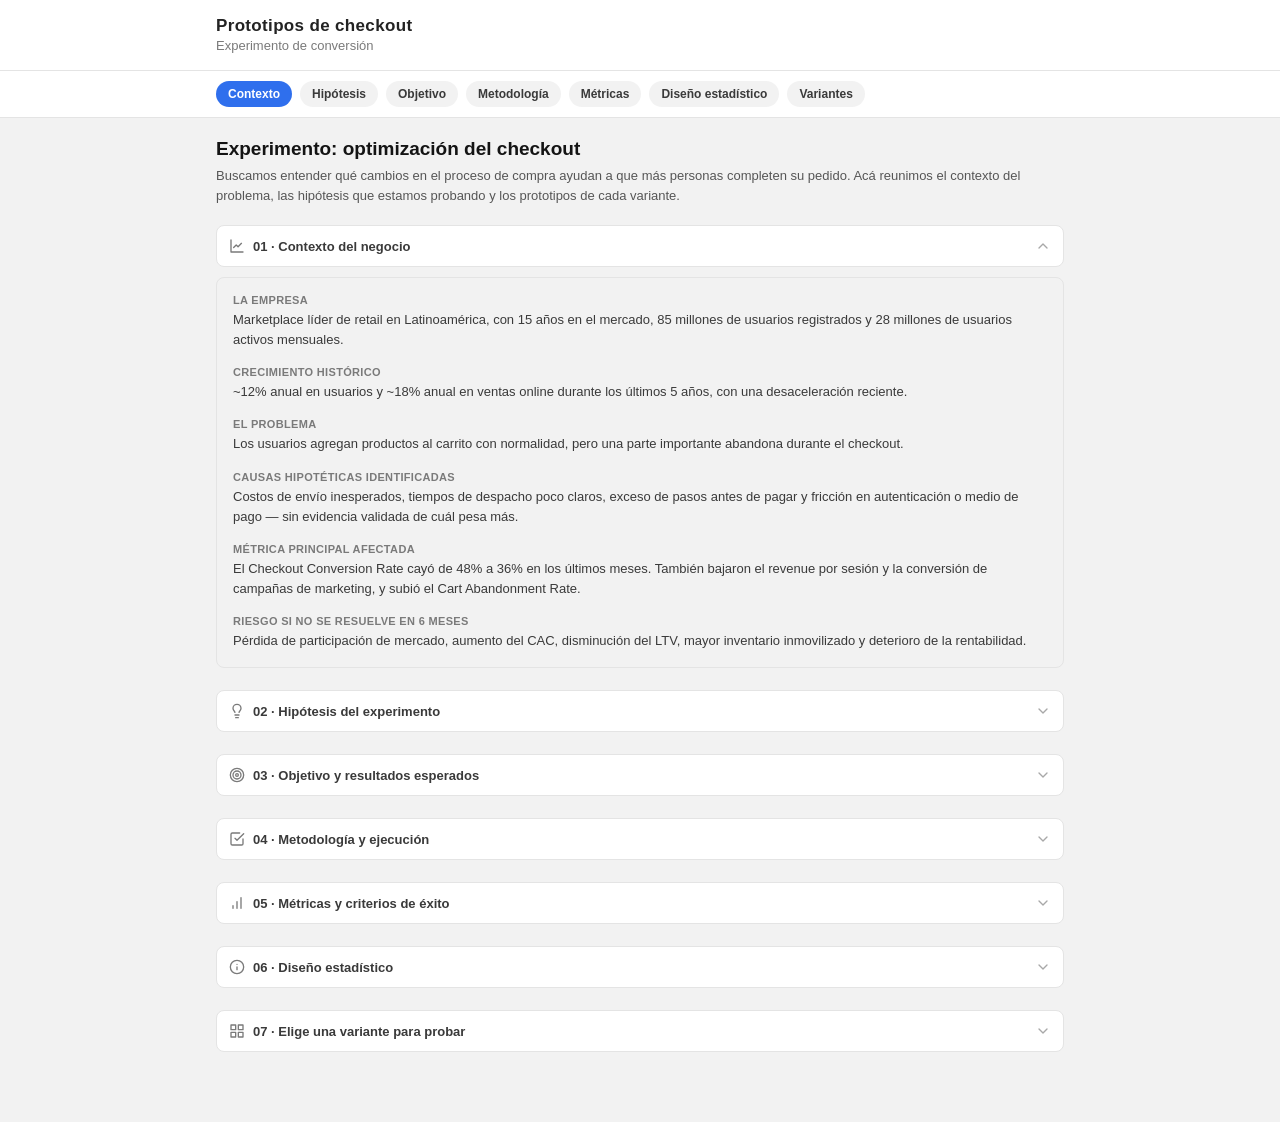
<file: index.html>
<!DOCTYPE html>
<html lang="es">
<head>
<meta charset="UTF-8">
<meta name="viewport" content="width=device-width, initial-scale=1.0">
<title>Prototipos de checkout — Experimento</title>
<link rel="stylesheet" href="styles.css">
</head>
<body>

<div class="sticky-header">
  <header class="topbar">
    <div class="topbar-inner">
      <span class="logo">Prototipos de checkout</span>
      <span class="hub-subtitle">Experimento de conversión</span>
    </div>
  </header>

  <nav class="section-nav" aria-label="Secciones de la página">
    <div class="section-nav-inner">
      <a href="#contexto" class="section-nav-link">Contexto</a>
      <a href="#hipotesis" class="section-nav-link">Hipótesis</a>
      <a href="#objetivo" class="section-nav-link">Objetivo</a>
      <a href="#metodologia" class="section-nav-link">Metodología</a>
      <a href="#metricas" class="section-nav-link">Métricas</a>
      <a href="#estadistica" class="section-nav-link">Diseño estadístico</a>
      <a href="#variantes" class="section-nav-link">Variantes</a>
    </div>
  </nav>
</div>

<main class="page">

  <h1 class="page-title">Experimento: optimización del checkout</h1>
  <p class="page-intro">Buscamos entender qué cambios en el proceso de compra ayudan a que más personas completen su pedido. Acá reunimos el contexto del problema, las hipótesis que estamos probando y los prototipos de cada variante.</p>

  <!-- 2. CONTEXTO DEL CASO -->
  <section class="page-section" id="contexto">
    <!-- Única sección abierta al cargar: da una entrada al contenido en
         vez de mostrar solo una lista de títulos cerrados. -->
    <button class="accordion-toggle" id="btnToggleContext" aria-controls="panel-context" aria-expanded="true">
      <svg class="icon" viewBox="0 0 24 24" fill="none" stroke="currentColor" stroke-width="2" stroke-linecap="round" stroke-linejoin="round"><path d="M3 3v18h18"></path><path d="M18.7 8l-5.1 5.2-2.8-2.7L7 14.3"></path></svg>
      <span class="accordion-toggle-label">01 · Contexto del negocio</span>
      <svg class="icon accordion-chevron" viewBox="0 0 24 24" fill="none" stroke="currentColor" stroke-width="2" stroke-linecap="round" stroke-linejoin="round"><polyline points="6 9 12 15 18 9"></polyline></svg>
    </button>

    <div class="accordion-panel" id="panel-context">
      <div class="info-block-item">
        <h3 class="info-label">La empresa</h3>
        <p>Marketplace líder de retail en Latinoamérica, con 15 años en el mercado, 85 millones de usuarios registrados y 28 millones de usuarios activos mensuales.</p>
      </div>
      <div class="info-block-item">
        <h3 class="info-label">Crecimiento histórico</h3>
        <p>~12% anual en usuarios y ~18% anual en ventas online durante los últimos 5 años, con una desaceleración reciente.</p>
      </div>
      <div class="info-block-item">
        <h3 class="info-label">El problema</h3>
        <p>Los usuarios agregan productos al carrito con normalidad, pero una parte importante abandona durante el checkout.</p>
      </div>
      <div class="info-block-item">
        <h3 class="info-label">Causas hipotéticas identificadas</h3>
        <p>Costos de envío inesperados, tiempos de despacho poco claros, exceso de pasos antes de pagar y fricción en autenticación o medio de pago — sin evidencia validada de cuál pesa más.</p>
      </div>
      <div class="info-block-item">
        <h3 class="info-label">Métrica principal afectada</h3>
        <p>El Checkout Conversion Rate cayó de 48% a 36% en los últimos meses. También bajaron el revenue por sesión y la conversión de campañas de marketing, y subió el Cart Abandonment Rate.</p>
      </div>
      <div class="info-block-item">
        <h3 class="info-label">Riesgo si no se resuelve en 6 meses</h3>
        <p>Pérdida de participación de mercado, aumento del CAC, disminución del LTV, mayor inventario inmovilizado y deterioro de la rentabilidad.</p>
      </div>
    </div>
  </section>

  <!-- 3. HIPÓTESIS DEL EXPERIMENTO -->
  <section class="page-section" id="hipotesis">
    <button class="accordion-toggle" id="btnToggleHypothesis" aria-controls="panel-hypothesis" aria-expanded="false">
      <svg class="icon" viewBox="0 0 24 24" fill="none" stroke="currentColor" stroke-width="2" stroke-linecap="round" stroke-linejoin="round"><path d="M9 18h6"></path><path d="M10 22h4"></path><path d="M15.09 14c.18-.98.65-1.74 1.41-2.5A4.65 4.65 0 0 0 18 8 6 6 0 0 0 6 8c0 1 .23 2.23 1.5 3.5.75.75 1.22 1.5 1.41 2.5"></path></svg>
      <span class="accordion-toggle-label">02 · Hipótesis del experimento</span>
      <svg class="icon accordion-chevron" viewBox="0 0 24 24" fill="none" stroke="currentColor" stroke-width="2" stroke-linecap="round" stroke-linejoin="round"><polyline points="6 9 12 15 18 9"></polyline></svg>
    </button>

    <div class="accordion-panel hidden" id="panel-hypothesis">
    <div class="hypothesis-list">

      <div class="hypothesis-card hyp-1">
        <span class="hypothesis-number">1</span>
        <div class="hypothesis-body">
          <p class="hypothesis-title">Costo total con envío</p>
          <p class="hypothesis-text">Creemos que mostrar el costo total de la compra, incluido el envío, a los usuarios que revisan su carrito, cuando aún no han iniciado el checkout, reducirá el abandono porque evitará costos inesperados.</p>
          <p class="hypothesis-success"><strong>Sabremos que funcionó si:</strong> aumenta el paso desde carrito a checkout y disminuye el abandono al seleccionar el despacho.</p>
        </div>
      </div>

      <div class="hypothesis-card hyp-2">
        <span class="hypothesis-number">2</span>
        <div class="hypothesis-body">
          <p class="hypothesis-title">Fecha estimada de entrega</p>
          <p class="hypothesis-text">Creemos que mostrar una fecha estimada de entrega a los usuarios que evalúan completar su compra, cuando revisan el carrito, aumentará la conversión porque les dará mayor certeza sobre cuándo recibirán el producto.</p>
          <p class="hypothesis-success"><strong>Sabremos que funcionó si:</strong> aumenta la cantidad de usuarios que avanza desde el carrito al pago.</p>
        </div>
      </div>

      <div class="hypothesis-card hyp-3">
        <span class="hypothesis-number">3</span>
        <div class="hypothesis-body">
          <p class="hypothesis-title">Checkout simplificado</p>
          <p class="hypothesis-text">Creemos que reducir los pasos y campos del checkout para los usuarios con intención de compra, cuando intentan finalizar el pago, aumentará la conversión porque disminuirá el esfuerzo necesario para completar la compra.</p>
          <p class="hypothesis-success"><strong>Sabremos que funcionó si:</strong> baja el tiempo promedio del checkout y aumenta su tasa de finalización.</p>
        </div>
      </div>

    </div>
    </div>
  </section>

  <!-- 4. OBJETIVO Y RESULTADOS ESPERADOS -->
  <section class="page-section" id="objetivo">
    <button class="accordion-toggle" id="btnToggleObjective" aria-controls="panel-objective" aria-expanded="false">
      <svg class="icon" viewBox="0 0 24 24" fill="none" stroke="currentColor" stroke-width="2" stroke-linecap="round" stroke-linejoin="round"><circle cx="12" cy="12" r="10"></circle><circle cx="12" cy="12" r="6"></circle><circle cx="12" cy="12" r="2"></circle></svg>
      <span class="accordion-toggle-label">03 · Objetivo y resultados esperados</span>
      <svg class="icon accordion-chevron" viewBox="0 0 24 24" fill="none" stroke="currentColor" stroke-width="2" stroke-linecap="round" stroke-linejoin="round"><polyline points="6 9 12 15 18 9"></polyline></svg>
    </button>

    <div class="accordion-panel hidden" id="panel-objective">
    <p class="section-text"><strong>Qué queremos aprender:</strong> si transparentar anticipadamente el costo total y la fecha de entrega, junto con simplificar el checkout, reduce la incertidumbre y el esfuerzo que dificultan completar la compra.</p>
    <p class="section-text"><strong>Resultado deseado:</strong> aumentar el avance desde el carrito al pago y la tasa de finalización de compra, reduciendo el abandono y el tiempo promedio del checkout.</p>
    </div>
  </section>

  <!-- 5, 6, 7. METODOLOGÍA, PÚBLICO OBJETIVO Y DURACIÓN -->
  <section class="page-section" id="metodologia">
    <button class="accordion-toggle" id="btnToggleMethodology" aria-controls="panel-methodology" aria-expanded="false">
      <svg class="icon" viewBox="0 0 24 24" fill="none" stroke="currentColor" stroke-width="2" stroke-linecap="round" stroke-linejoin="round"><path d="M9 11l3 3L22 4"></path><path d="M21 12v7a2 2 0 0 1-2 2H5a2 2 0 0 1-2-2V5a2 2 0 0 1 2-2h11"></path></svg>
      <span class="accordion-toggle-label">04 · Metodología y ejecución</span>
      <svg class="icon accordion-chevron" viewBox="0 0 24 24" fill="none" stroke="currentColor" stroke-width="2" stroke-linecap="round" stroke-linejoin="round"><polyline points="6 9 12 15 18 9"></polyline></svg>
    </button>

    <div class="accordion-panel hidden" id="panel-methodology">
      <div class="info-block-item">
        <h3 class="info-label">Método</h3>
        <p>Prueba comparativa con prototipo interactivo. Se asignará aleatoriamente a los participantes cinco versiones del flujo: la actual (control), tres con cada cambio por separado (costo, fecha, checkout optimizado) y una con todos los cambios combinados, para comparar el efecto individual y conjunto de las modificaciones.</p>
      </div>
      <div class="info-block-item">
        <h3 class="info-label">Variables a modificar y medir</h3>
        <p><strong>Costo total con envío y fecha estimada de entrega:</strong> tasa de avance del carrito al pago, tasa de compra finalizada, abandono durante el proceso o al seleccionar despacho, y tiempo promedio para completar el checkout.</p>
        <p><strong>Checkout simplificado:</strong> cantidad de pasos y campos reducidos.</p>
      </div>
      <div class="info-block-item">
        <h3 class="info-label">Público objetivo</h3>
        <p>Usuarios con intención de compra: personas que agregan productos al carrito y avanzan hacia el checkout. Segmentos de análisis:</p>
        <ul class="info-list">
          <li>Usuarios con abandonos recientes de checkout</li>
          <li>Usuarios que históricamente completan el checkout</li>
        </ul>
      </div>
      <div class="info-block-item">
        <h3 class="info-label">Duración</h3>
        <p>2 semanas de prueba A/B en producción.</p>
        <ul class="info-list">
          <li><strong>Días 1 y 2:</strong> validación técnica y monitoreo de errores.</li>
          <li><strong>Días 3 al 14:</strong> medición y comparación entre el grupo control y las nuevas experiencias.</li>
        </ul>
        <p>Condición de cierre: contar con una muestra suficiente y resultados concluyentes; de lo contrario, se extiende una semana adicional.</p>
      </div>
    </div>
  </section>

  <!-- 8. MÉTRICAS Y CRITERIOS DE ÉXITO -->
  <section class="page-section" id="metricas">
    <button class="accordion-toggle" id="btnToggleMetrics" aria-controls="panel-metrics" aria-expanded="false">
      <svg class="icon" viewBox="0 0 24 24" fill="none" stroke="currentColor" stroke-width="2" stroke-linecap="round" stroke-linejoin="round"><line x1="12" y1="20" x2="12" y2="10"></line><line x1="18" y1="20" x2="18" y2="4"></line><line x1="6" y1="20" x2="6" y2="16"></line></svg>
      <span class="accordion-toggle-label">05 · Métricas y criterios de éxito</span>
      <svg class="icon accordion-chevron" viewBox="0 0 24 24" fill="none" stroke="currentColor" stroke-width="2" stroke-linecap="round" stroke-linejoin="round"><polyline points="6 9 12 15 18 9"></polyline></svg>
    </button>

    <div class="accordion-panel hidden" id="panel-metrics">
      <div class="metric-card hyp-1">
        <p class="metric-card-title">Costo total</p>
        <p class="metric-card-label">Métricas</p>
        <p class="metric-card-text">Tasa de avance del carrito al inicio del checkout, tasa de abandono en la etapa de despacho.</p>
        <p class="metric-card-label">Criterio de éxito</p>
        <p class="metric-card-text">La tasa de avance al checkout aumenta al menos 5% y el abandono en la etapa de despacho disminuye al menos 5%.</p>
      </div>

      <div class="metric-card hyp-2">
        <p class="metric-card-title">Fecha estimada de entrega</p>
        <p class="metric-card-label">Métricas</p>
        <p class="metric-card-text">Tasa de avance del carrito al inicio del checkout, conversión del carrito a compra finalizada.</p>
        <p class="metric-card-label">Criterio de éxito</p>
        <p class="metric-card-text">La tasa de avance al checkout aumenta al menos 5% y la conversión del carrito a compra finalizada aumenta al menos 3%.</p>
      </div>

      <div class="metric-card hyp-3">
        <p class="metric-card-title">Checkout simplificado</p>
        <p class="metric-card-label">Métricas</p>
        <p class="metric-card-text">Tasa de finalización del checkout, tiempo promedio del checkout, tasa de errores.</p>
        <p class="metric-card-label">Criterio de éxito</p>
        <p class="metric-card-text">La finalización del checkout aumenta de 36% a 40% y el tiempo promedio disminuye al menos 15%, sin aumentar la tasa de errores.</p>
      </div>
    </div>
  </section>

  <div class="hub-layout">

  <!-- 9. DISEÑO ESTADÍSTICO -->
  <aside class="factsheet-panel" id="estadistica">
    <button class="accordion-toggle" id="btnToggleFactsheet" aria-controls="factsheet" aria-expanded="false">
      <svg class="icon" viewBox="0 0 24 24" fill="none" stroke="currentColor" stroke-width="2" stroke-linecap="round" stroke-linejoin="round"><circle cx="12" cy="12" r="10"></circle><line x1="12" y1="16" x2="12" y2="12"></line><line x1="12" y1="8" x2="12.01" y2="8"></line></svg>
      <span class="accordion-toggle-label">06 · Diseño estadístico</span>
      <svg class="icon accordion-chevron" viewBox="0 0 24 24" fill="none" stroke="currentColor" stroke-width="2" stroke-linecap="round" stroke-linejoin="round"><polyline points="6 9 12 15 18 9"></polyline></svg>
    </button>

    <div class="accordion-panel hidden" id="factsheet">
      <p class="factsheet-note">Uso interno del equipo. Diseño estadístico del test A/B/C/D/E de conversión de checkout.</p>
      <table class="factsheet-table">
        <tr><td>Conversión base actual</td><td>36%</td></tr>
        <tr><td>Conversión mínima a detectar</td><td>40%</td></tr>
        <tr><td>Nivel de confianza ajustado (Bonferroni, 4 comparaciones vs. control)</td><td>98.75%</td></tr>
        <tr><td>Poder estadístico</td><td>80%</td></tr>
        <tr><td>Muestra mínima por variante</td><td>~2.400 – 2.600 usuarios</td></tr>
        <tr><td>Muestra total estimada (5 variantes)</td><td>~12.000 – 13.000 usuarios</td></tr>
        <tr><td>Duración sugerida</td><td>1–2 ciclos semanales (7–14 días)</td></tr>
      </table>
    </div>
  </aside>

  <!-- 10. LAS 5 VARIANTES A PROBAR -->
  <section class="page-section" id="variantes">
  <button class="accordion-toggle" id="btnToggleVariants" aria-controls="panel-variants" aria-expanded="false">
    <svg class="icon" viewBox="0 0 24 24" fill="none" stroke="currentColor" stroke-width="2" stroke-linecap="round" stroke-linejoin="round"><rect x="3" y="3" width="7" height="7"></rect><rect x="14" y="3" width="7" height="7"></rect><rect x="3" y="14" width="7" height="7"></rect><rect x="14" y="14" width="7" height="7"></rect></svg>
    <span class="accordion-toggle-label">07 · Elige una variante para probar</span>
    <svg class="icon accordion-chevron" viewBox="0 0 24 24" fill="none" stroke="currentColor" stroke-width="2" stroke-linecap="round" stroke-linejoin="round"><polyline points="6 9 12 15 18 9"></polyline></svg>
  </button>

  <div class="accordion-panel hidden" id="panel-variants">
  <p class="page-intro">Cada tarjeta abre el flujo completo de compra (Carrito → Pago → Confirmación) de esa variante.</p>

  <div class="variant-list">

    <a class="variant-card" href="variante-a-control/index.html">
      <svg class="variant-mockup" viewBox="0 0 100 84" xmlns="http://www.w3.org/2000/svg">
        <rect x="2" y="2" width="96" height="80" rx="8" fill="var(--gray-50)" stroke="var(--gray-200)"/>
        <rect x="10" y="12" width="48" height="4" rx="2" fill="var(--gray-300)"/>
        <rect x="72" y="12" width="16" height="4" rx="2" fill="var(--gray-300)"/>
        <rect x="10" y="22" width="48" height="4" rx="2" fill="var(--gray-300)"/>
        <rect x="72" y="22" width="16" height="4" rx="2" fill="var(--gray-300)"/>
        <rect x="10" y="32" width="48" height="4" rx="2" fill="var(--gray-300)"/>
        <rect x="72" y="32" width="16" height="4" rx="2" fill="var(--gray-300)"/>
        <line x1="10" y1="40" x2="90" y2="40" stroke="var(--gray-200)"/>
        <rect x="10" y="48" width="26" height="4" rx="2" fill="var(--gray-400)"/>
        <circle cx="20" cy="74" r="4" fill="var(--gray-300)"/>
        <line x1="24" y1="74" x2="46" y2="74" stroke="var(--gray-300)"/>
        <circle cx="50" cy="74" r="4" fill="var(--gray-300)"/>
        <line x1="54" y1="74" x2="76" y2="74" stroke="var(--gray-300)"/>
        <circle cx="80" cy="74" r="4" fill="var(--gray-300)"/>
      </svg>
      <div class="variant-body">
        <div class="variant-name">Variante A — Control</div>
        <div class="variant-desc">Flujo de compra estándar, sin cambios adicionales.</div>
      </div>
      <svg class="icon variant-chevron" viewBox="0 0 24 24" fill="none" stroke="currentColor" stroke-width="2" stroke-linecap="round" stroke-linejoin="round"><polyline points="9 18 15 12 9 6"></polyline></svg>
    </a>

    <a class="variant-card" href="variante-b-costo-envio/index.html">
      <svg class="variant-mockup" viewBox="0 0 100 84" xmlns="http://www.w3.org/2000/svg">
        <rect x="2" y="2" width="96" height="80" rx="8" fill="var(--gray-50)" stroke="var(--gray-200)"/>
        <rect x="10" y="12" width="48" height="4" rx="2" fill="var(--gray-300)"/>
        <rect x="72" y="12" width="16" height="4" rx="2" fill="var(--gray-300)"/>
        <rect x="10" y="22" width="48" height="4" rx="2" fill="var(--gray-300)"/>
        <rect x="72" y="22" width="16" height="4" rx="2" fill="var(--gray-300)"/>
        <rect x="10" y="32" width="48" height="4" rx="2" fill="var(--gray-300)"/>
        <rect x="72" y="32" width="16" height="4" rx="2" fill="var(--gray-300)"/>
        <line x1="10" y1="40" x2="90" y2="40" stroke="var(--gray-200)"/>
        <rect x="10" y="46" width="26" height="3.5" rx="1.5" fill="var(--gray-400)"/>
        <rect x="10" y="52" width="22" height="3.5" rx="1.5" fill="var(--gray-400)"/>
        <rect x="10" y="58" width="30" height="3.5" rx="1.5" fill="var(--gray-600)"/>
        <circle cx="20" cy="74" r="4" fill="var(--gray-300)"/>
        <line x1="24" y1="74" x2="46" y2="74" stroke="var(--gray-300)"/>
        <circle cx="50" cy="74" r="4" fill="var(--gray-300)"/>
        <line x1="54" y1="74" x2="76" y2="74" stroke="var(--gray-300)"/>
        <circle cx="80" cy="74" r="4" fill="var(--gray-300)"/>
      </svg>
      <div class="variant-body">
        <div class="variant-name">Variante B — Costo con envío</div>
        <div class="variant-desc">El carrito muestra el detalle de costos, incluido el envío, antes de continuar.</div>
      </div>
      <svg class="icon variant-chevron" viewBox="0 0 24 24" fill="none" stroke="currentColor" stroke-width="2" stroke-linecap="round" stroke-linejoin="round"><polyline points="9 18 15 12 9 6"></polyline></svg>
    </a>

    <a class="variant-card" href="variante-c-fecha-entrega/index.html">
      <svg class="variant-mockup" viewBox="0 0 100 84" xmlns="http://www.w3.org/2000/svg">
        <rect x="2" y="2" width="96" height="80" rx="8" fill="var(--gray-50)" stroke="var(--gray-200)"/>
        <rect x="10" y="12" width="48" height="4" rx="2" fill="var(--gray-300)"/>
        <rect x="72" y="12" width="16" height="4" rx="2" fill="var(--gray-300)"/>
        <rect x="10" y="22" width="48" height="4" rx="2" fill="var(--gray-300)"/>
        <rect x="72" y="22" width="16" height="4" rx="2" fill="var(--gray-300)"/>
        <rect x="10" y="32" width="48" height="4" rx="2" fill="var(--gray-300)"/>
        <rect x="72" y="32" width="16" height="4" rx="2" fill="var(--gray-300)"/>
        <line x1="10" y1="40" x2="90" y2="40" stroke="var(--gray-200)"/>
        <rect x="10" y="47" width="11" height="7" rx="1" fill="var(--gray-400)"/>
        <rect x="21" y="49" width="6" height="5" fill="var(--gray-400)"/>
        <circle cx="13" cy="55" r="2" fill="var(--gray-500)"/>
        <circle cx="24" cy="55" r="2" fill="var(--gray-500)"/>
        <rect x="34" y="49" width="28" height="4" rx="2" fill="var(--gray-400)"/>
        <circle cx="20" cy="74" r="4" fill="var(--gray-300)"/>
        <line x1="24" y1="74" x2="46" y2="74" stroke="var(--gray-300)"/>
        <circle cx="50" cy="74" r="4" fill="var(--gray-300)"/>
        <line x1="54" y1="74" x2="76" y2="74" stroke="var(--gray-300)"/>
        <circle cx="80" cy="74" r="4" fill="var(--gray-300)"/>
      </svg>
      <div class="variant-body">
        <div class="variant-name">Variante C — Fecha de entrega</div>
        <div class="variant-desc">El carrito muestra una fecha estimada de entrega.</div>
      </div>
      <svg class="icon variant-chevron" viewBox="0 0 24 24" fill="none" stroke="currentColor" stroke-width="2" stroke-linecap="round" stroke-linejoin="round"><polyline points="9 18 15 12 9 6"></polyline></svg>
    </a>

    <a class="variant-card" href="variante-d-checkout-simple/index.html">
      <svg class="variant-mockup" viewBox="0 0 100 84" xmlns="http://www.w3.org/2000/svg">
        <rect x="2" y="2" width="96" height="80" rx="8" fill="var(--gray-50)" stroke="var(--gray-200)"/>
        <rect x="10" y="12" width="48" height="4" rx="2" fill="var(--gray-300)"/>
        <rect x="72" y="12" width="16" height="4" rx="2" fill="var(--gray-300)"/>
        <rect x="10" y="22" width="48" height="4" rx="2" fill="var(--gray-300)"/>
        <rect x="72" y="22" width="16" height="4" rx="2" fill="var(--gray-300)"/>
        <rect x="10" y="32" width="48" height="4" rx="2" fill="var(--gray-300)"/>
        <rect x="72" y="32" width="16" height="4" rx="2" fill="var(--gray-300)"/>
        <line x1="10" y1="40" x2="90" y2="40" stroke="var(--gray-200)"/>
        <rect x="10" y="48" width="26" height="4" rx="2" fill="var(--gray-400)"/>
        <rect x="15" y="70" width="70" height="7" rx="3.5" fill="var(--gray-400)"/>
      </svg>
      <div class="variant-body">
        <div class="variant-name">Variante D — Pago simplificado</div>
        <div class="variant-desc">El proceso de pago se completa en una sola pantalla y con menos campos.</div>
      </div>
      <svg class="icon variant-chevron" viewBox="0 0 24 24" fill="none" stroke="currentColor" stroke-width="2" stroke-linecap="round" stroke-linejoin="round"><polyline points="9 18 15 12 9 6"></polyline></svg>
    </a>

    <a class="variant-card" href="variante-e-completa/index.html">
      <svg class="variant-mockup" viewBox="0 0 100 84" xmlns="http://www.w3.org/2000/svg">
        <rect x="2" y="2" width="96" height="80" rx="8" fill="var(--gray-50)" stroke="var(--gray-200)"/>
        <rect x="10" y="10" width="48" height="4" rx="2" fill="var(--gray-300)"/>
        <rect x="72" y="10" width="16" height="4" rx="2" fill="var(--gray-300)"/>
        <rect x="10" y="18" width="48" height="4" rx="2" fill="var(--gray-300)"/>
        <rect x="72" y="18" width="16" height="4" rx="2" fill="var(--gray-300)"/>
        <line x1="10" y1="26" x2="90" y2="26" stroke="var(--gray-200)"/>
        <rect x="10" y="31" width="10" height="6" rx="1" fill="var(--gray-400)"/>
        <rect x="20" y="33" width="5" height="4" fill="var(--gray-400)"/>
        <circle cx="12" cy="38" r="1.6" fill="var(--gray-500)"/>
        <circle cx="22" cy="38" r="1.6" fill="var(--gray-500)"/>
        <rect x="30" y="33" width="24" height="3.5" rx="1.5" fill="var(--gray-400)"/>
        <rect x="10" y="44" width="24" height="3.5" rx="1.5" fill="var(--gray-400)"/>
        <rect x="10" y="50" width="20" height="3.5" rx="1.5" fill="var(--gray-400)"/>
        <rect x="10" y="56" width="28" height="3.5" rx="1.5" fill="var(--gray-600)"/>
        <rect x="15" y="70" width="70" height="7" rx="3.5" fill="var(--gray-400)"/>
      </svg>
      <div class="variant-body">
        <div class="variant-name">Variante E — Completa</div>
        <div class="variant-desc">Incluye detalle de costos, fecha estimada de entrega y el pago en una sola pantalla.</div>
      </div>
      <svg class="icon variant-chevron" viewBox="0 0 24 24" fill="none" stroke="currentColor" stroke-width="2" stroke-linecap="round" stroke-linejoin="round"><polyline points="9 18 15 12 9 6"></polyline></svg>
    </a>

  </div>
  </div>
  </section>

  </div>

</main>

<script src="app.js"></script>
</body>
</html>
</file>
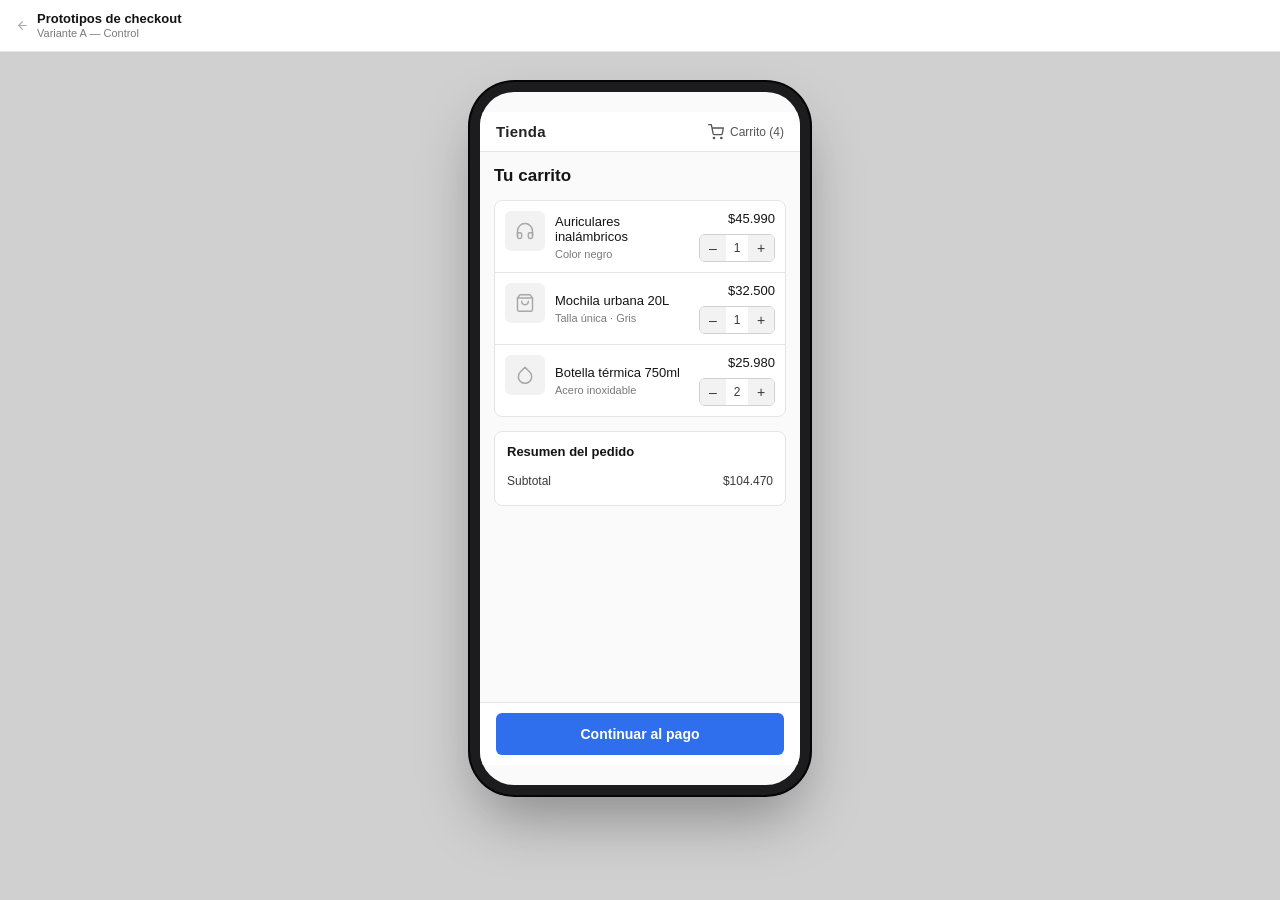
<file: variante-a-control/index.html>
<!DOCTYPE html>
<html lang="es">
<head>
<meta charset="UTF-8">
<meta name="viewport" content="width=device-width, initial-scale=1.0">
<title>Tienda — Variante A</title>
<link rel="stylesheet" href="styles.css">
</head>
<body>

<header class="site-topbar">
  <div class="site-topbar-inner">
    <a class="site-topbar-brand" href="../index.html">
      <svg class="icon icon-sm" viewBox="0 0 24 24" fill="none" stroke="currentColor" stroke-width="2" stroke-linecap="round" stroke-linejoin="round"><line x1="19" y1="12" x2="5" y2="12"></line><polyline points="12 19 5 12 12 5"></polyline></svg>
      <span class="site-topbar-text">
        <span class="site-topbar-title">Prototipos de checkout</span>
        <span class="site-topbar-subtitle">Variante A — Control</span>
      </span>
    </a>
  </div>
</header>

<div class="device-frame">
<div class="device-screen" id="deviceScreen">

<header class="topbar">
  <div class="topbar-inner">
    <span class="logo">Tienda</span>
    <span class="cart-indicator">
      <svg class="icon" viewBox="0 0 24 24" fill="none" stroke="currentColor" stroke-width="2" stroke-linecap="round" stroke-linejoin="round"><circle cx="9" cy="21" r="1"></circle><circle cx="20" cy="21" r="1"></circle><path d="M1 1h4l2.68 13.39a2 2 0 0 0 2 1.61h9.72a2 2 0 0 0 2-1.61L23 6H6"></path></svg>
      <span id="cartIndicator">Carrito (3)</span>
    </span>
  </div>
</header>

<main id="app">

  <!-- PANTALLA 1: CARRITO -->
  <section class="screen" id="screen-cart" data-screen="cart">
    <div class="page">
      <h1 class="page-title">Tu carrito</h1>

      <div class="layout">
        <ul class="product-list" id="productList"></ul>

        <div class="summary-box">
          <h2 class="summary-title">Resumen del pedido</h2>
          <div class="summary-row">
            <span>Subtotal</span>
            <span id="subtotalValue">$0</span>
          </div>
        </div>
      </div>
    </div>

    <div class="bottom-bar">
      <div class="bottom-bar-inner">
        <button class="btn btn-primary btn-block" id="btnGoCheckout">Continuar al pago</button>
      </div>
    </div>
  </section>

  <!-- PANTALLA 2: CHECKOUT (por etapas) -->
  <section class="screen hidden" id="screen-checkout" data-screen="checkout">
    <div class="page">
      <h1 class="page-title">Pago</h1>

      <ol class="progress-bar" id="progressBar">
        <li class="progress-step" data-step="1">
          <span class="progress-dot">1</span>
          <span class="progress-label">Dirección</span>
        </li>
        <li class="progress-step" data-step="2">
          <span class="progress-dot">2</span>
          <span class="progress-label">Pago</span>
        </li>
        <li class="progress-step" data-step="3">
          <span class="progress-dot">3</span>
          <span class="progress-label">Revisión</span>
        </li>
      </ol>

      <div class="layout">

        <!-- Etapa 1: Dirección -->
        <div class="checkout-step" id="step-direccion">
          <div class="form-block">
            <h2 class="form-heading">
              <svg class="icon" viewBox="0 0 24 24" fill="none" stroke="currentColor" stroke-width="2" stroke-linecap="round" stroke-linejoin="round"><path d="M21 10c0 7-9 13-9 13s-9-6-9-13a9 9 0 0 1 18 0z"></path><circle cx="12" cy="10" r="3"></circle></svg>
              Dirección de envío
            </h2>

            <div id="savedAddressView">
              <div class="option-card is-selected">
                <span class="option-radio-dot"></span>
                <span class="option-body">
                  <span class="option-title" id="savedAddressTitle">Av. Providencia 1234, depto. 802</span>
                  <span class="option-meta" id="savedAddressMeta">Providencia, Santiago · 7500000</span>
                </span>
              </div>
              <button type="button" class="text-link" id="btnChangeAddress">Usar otra dirección</button>
            </div>

            <div class="hidden" id="addressFormView">
              <div class="field">
                <label for="address">Dirección</label>
                <input type="text" id="address" placeholder="Calle, número, depto.">
              </div>
              <div class="field-row">
                <div class="field">
                  <label for="city">Ciudad</label>
                  <input type="text" id="city" placeholder="Ciudad">
                </div>
                <div class="field">
                  <label for="zip">Código postal</label>
                  <input type="text" id="zip" placeholder="0000000">
                </div>
              </div>
              <button type="button" class="text-link" id="btnUseSavedAddress">Usar dirección guardada</button>
            </div>
          </div>
        </div>

        <!-- Etapa 2: Pago -->
        <div class="checkout-step hidden" id="step-pago">
          <div class="form-block">
            <h2 class="form-heading">
              <svg class="icon" viewBox="0 0 24 24" fill="none" stroke="currentColor" stroke-width="2" stroke-linecap="round" stroke-linejoin="round"><rect x="1" y="4" width="22" height="16" rx="2" ry="2"></rect><line x1="1" y1="10" x2="23" y2="10"></line></svg>
              Medio de pago
            </h2>
            <div class="field">
              <label for="cardName">Nombre en la tarjeta</label>
              <input type="text" id="cardName" placeholder="Como aparece en la tarjeta">
            </div>
            <div class="field">
              <label for="cardNumber">Número de tarjeta</label>
              <input type="text" id="cardNumber" placeholder="0000 0000 0000 0000">
            </div>
            <div class="field-row">
              <div class="field">
                <label for="cardExpiry">Vencimiento</label>
                <input type="text" id="cardExpiry" placeholder="MM/AA">
              </div>
              <div class="field">
                <label for="cardCvv">CVV</label>
                <input type="text" id="cardCvv" placeholder="000">
              </div>
            </div>
          </div>
        </div>

        <!-- Etapa 3: Revisión -->
        <div class="checkout-step hidden" id="step-revision">
          <div class="form-block">
            <h2 class="form-heading">
              <svg class="icon" viewBox="0 0 24 24" fill="none" stroke="currentColor" stroke-width="2" stroke-linecap="round" stroke-linejoin="round"><path d="M21 10c0 7-9 13-9 13s-9-6-9-13a9 9 0 0 1 18 0z"></path><circle cx="12" cy="10" r="3"></circle></svg>
              Dirección de envío
            </h2>
            <div class="summary-row">
              <span>Dirección</span>
              <span id="reviewAddress">—</span>
            </div>
          </div>

          <div class="form-block">
            <h2 class="form-heading">
              <svg class="icon" viewBox="0 0 24 24" fill="none" stroke="currentColor" stroke-width="2" stroke-linecap="round" stroke-linejoin="round"><rect x="1" y="4" width="22" height="16" rx="2" ry="2"></rect><line x1="1" y1="10" x2="23" y2="10"></line></svg>
              Medio de pago
            </h2>
            <div class="summary-row">
              <span>Tarjeta</span>
              <span id="reviewCard">—</span>
            </div>
          </div>

          <div class="summary-box">
            <h2 class="summary-title">Resumen del pedido</h2>
            <div class="summary-row">
              <span>Subtotal</span>
              <span id="subtotalValue2">$0</span>
            </div>
            <div class="summary-row">
              <span>Envío</span>
              <span id="shippingValue2">$0</span>
            </div>
            <div class="summary-row summary-total">
              <span>Total</span>
              <span id="totalValue2">$0</span>
            </div>
          </div>
        </div>

      </div>
    </div>

    <div class="bottom-bar">
      <div class="bottom-bar-inner bottom-bar-split">
        <button class="btn btn-link" id="btnStepBack">
          <svg class="icon icon-sm" viewBox="0 0 24 24" fill="none" stroke="currentColor" stroke-width="2" stroke-linecap="round" stroke-linejoin="round"><line x1="19" y1="12" x2="5" y2="12"></line><polyline points="12 19 5 12 12 5"></polyline></svg>
          <span id="btnStepBackLabel">Volver al carrito</span>
        </button>
        <button class="btn btn-primary" id="btnStepPrimary">Continuar</button>
      </div>
    </div>
  </section>

  <!-- PANTALLA 3: CONFIRMACIÓN -->
  <section class="screen hidden" id="screen-confirmation" data-screen="confirmation">
    <div class="page page-narrow">
      <div class="confirm-box">
        <svg class="icon icon-lg confirm-icon" viewBox="0 0 24 24" fill="none" stroke="currentColor" stroke-width="2" stroke-linecap="round" stroke-linejoin="round"><path d="M22 11.08V12a10 10 0 1 1-5.93-9.14"></path><polyline points="22 4 12 14.01 9 11.01"></polyline></svg>
        <h1 class="page-title">Compra confirmada</h1>
        <p class="confirm-order-number" id="orderNumber"></p>

        <div class="confirm-detail">
          <div class="summary-row">
            <span>Total pagado</span>
            <span id="totalValue3">$0</span>
          </div>
          <div class="summary-row">
            <span>Entrega estimada</span>
            <span id="deliveryValue3"></span>
          </div>
          <div class="summary-row">
            <span>Dirección</span>
            <span id="addressValue3"></span>
          </div>
          <div class="summary-row">
            <span>Medio de pago</span>
            <span id="paymentValue3"></span>
          </div>
        </div>
      </div>
    </div>

    <div class="bottom-bar">
      <div class="bottom-bar-inner">
        <button class="btn btn-primary btn-block" id="btnRestart">Volver al inicio</button>
      </div>
    </div>
  </section>

</main>

<!-- Panel de depuración oculto: Alt+Shift+L -->
<div class="debug-panel hidden" id="debugPanel">
  <div class="debug-header">
    <span>Debug log — Variante A</span>
    <div>
      <button id="debugDownload">Descargar JSON</button>
      <button id="debugClose">Cerrar</button>
    </div>
  </div>
  <pre id="debugContent"></pre>
</div>

</div>
</div>
<script src="app.js"></script>
</body>
</html>
</file>
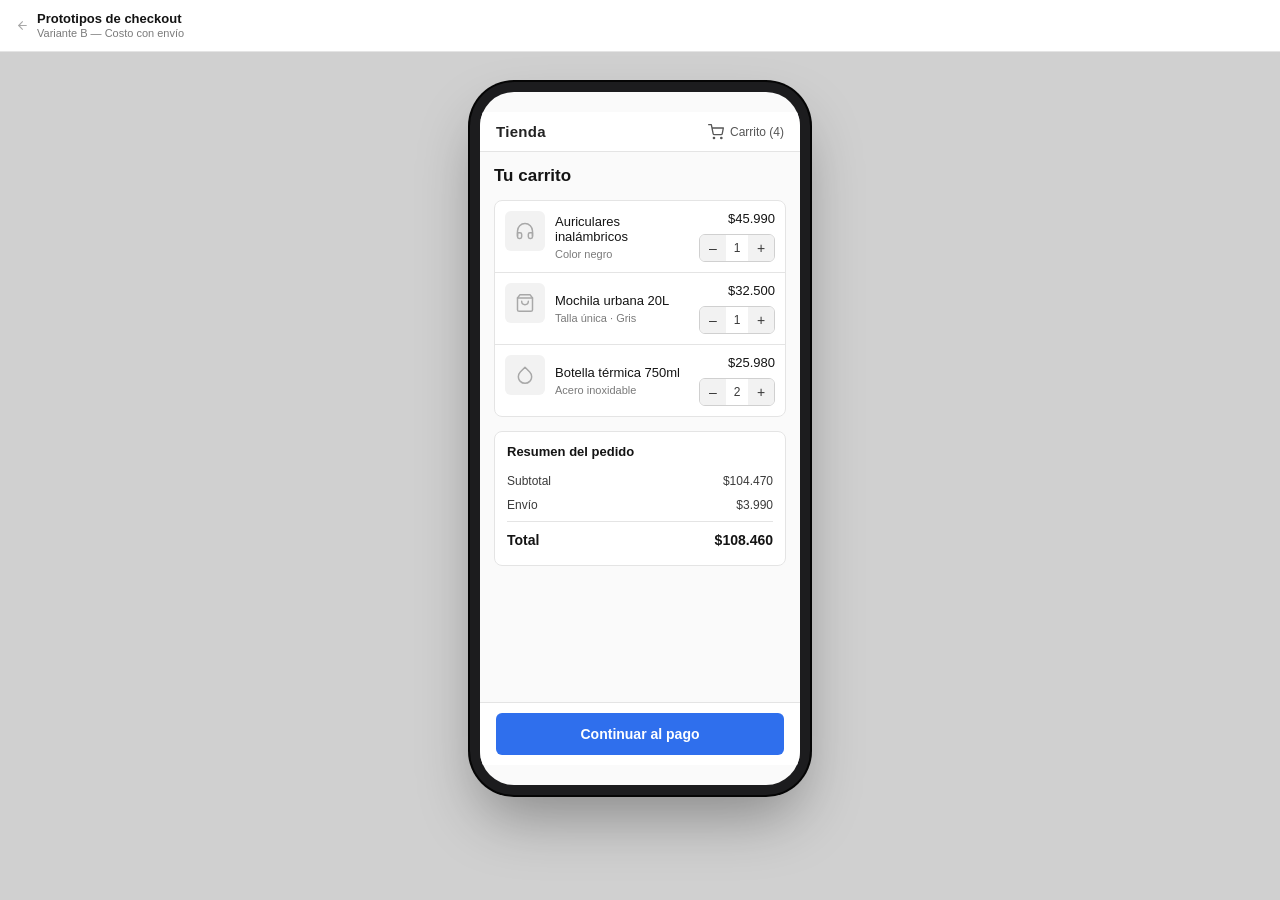
<file: variante-b-costo-envio/index.html>
<!DOCTYPE html>
<html lang="es">
<head>
<meta charset="UTF-8">
<meta name="viewport" content="width=device-width, initial-scale=1.0">
<title>Tienda — Variante B</title>
<link rel="stylesheet" href="styles.css">
</head>
<body>

<header class="site-topbar">
  <div class="site-topbar-inner">
    <a class="site-topbar-brand" href="../index.html">
      <svg class="icon icon-sm" viewBox="0 0 24 24" fill="none" stroke="currentColor" stroke-width="2" stroke-linecap="round" stroke-linejoin="round"><line x1="19" y1="12" x2="5" y2="12"></line><polyline points="12 19 5 12 12 5"></polyline></svg>
      <span class="site-topbar-text">
        <span class="site-topbar-title">Prototipos de checkout</span>
        <span class="site-topbar-subtitle">Variante B — Costo con envío</span>
      </span>
    </a>
  </div>
</header>

<div class="device-frame">
<div class="device-screen" id="deviceScreen">

<header class="topbar">
  <div class="topbar-inner">
    <span class="logo">Tienda</span>
    <span class="cart-indicator">
      <svg class="icon" viewBox="0 0 24 24" fill="none" stroke="currentColor" stroke-width="2" stroke-linecap="round" stroke-linejoin="round"><circle cx="9" cy="21" r="1"></circle><circle cx="20" cy="21" r="1"></circle><path d="M1 1h4l2.68 13.39a2 2 0 0 0 2 1.61h9.72a2 2 0 0 0 2-1.61L23 6H6"></path></svg>
      <span id="cartIndicator">Carrito (3)</span>
    </span>
  </div>
</header>

<main id="app">

  <!-- PANTALLA 1: CARRITO -->
  <section class="screen" id="screen-cart" data-screen="cart">
    <div class="page">
      <h1 class="page-title">Tu carrito</h1>

      <div class="layout">
        <ul class="product-list" id="productList"></ul>

        <div class="summary-box">
          <h2 class="summary-title">Resumen del pedido</h2>
          <div class="summary-row">
            <span>Subtotal</span>
            <span id="subtotalValue">$0</span>
          </div>
          <div class="summary-row">
            <span>Envío</span>
            <span id="shippingValue">$0</span>
          </div>
          <div class="summary-row summary-total">
            <span>Total</span>
            <span id="totalValue">$0</span>
          </div>
        </div>
      </div>
    </div>

    <div class="bottom-bar">
      <div class="bottom-bar-inner">
        <button class="btn btn-primary btn-block" id="btnGoCheckout">Continuar al pago</button>
      </div>
    </div>
  </section>

  <!-- PANTALLA 2: CHECKOUT (por etapas) -->
  <section class="screen hidden" id="screen-checkout" data-screen="checkout">
    <div class="page">
      <h1 class="page-title">Pago</h1>

      <ol class="progress-bar" id="progressBar">
        <li class="progress-step" data-step="1">
          <span class="progress-dot">1</span>
          <span class="progress-label">Dirección</span>
        </li>
        <li class="progress-step" data-step="2">
          <span class="progress-dot">2</span>
          <span class="progress-label">Pago</span>
        </li>
        <li class="progress-step" data-step="3">
          <span class="progress-dot">3</span>
          <span class="progress-label">Revisión</span>
        </li>
      </ol>

      <div class="layout">

        <!-- Etapa 1: Dirección -->
        <div class="checkout-step" id="step-direccion">
          <div class="form-block">
            <h2 class="form-heading">
              <svg class="icon" viewBox="0 0 24 24" fill="none" stroke="currentColor" stroke-width="2" stroke-linecap="round" stroke-linejoin="round"><path d="M21 10c0 7-9 13-9 13s-9-6-9-13a9 9 0 0 1 18 0z"></path><circle cx="12" cy="10" r="3"></circle></svg>
              Dirección de envío
            </h2>

            <div id="savedAddressView">
              <div class="option-card is-selected">
                <span class="option-radio-dot"></span>
                <span class="option-body">
                  <span class="option-title" id="savedAddressTitle">Av. Providencia 1234, depto. 802</span>
                  <span class="option-meta" id="savedAddressMeta">Providencia, Santiago · 7500000</span>
                </span>
              </div>
              <button type="button" class="text-link" id="btnChangeAddress">Usar otra dirección</button>
            </div>

            <div class="hidden" id="addressFormView">
              <div class="field">
                <label for="address">Dirección</label>
                <input type="text" id="address" placeholder="Calle, número, depto.">
              </div>
              <div class="field-row">
                <div class="field">
                  <label for="city">Ciudad</label>
                  <input type="text" id="city" placeholder="Ciudad">
                </div>
                <div class="field">
                  <label for="zip">Código postal</label>
                  <input type="text" id="zip" placeholder="0000000">
                </div>
              </div>
              <button type="button" class="text-link" id="btnUseSavedAddress">Usar dirección guardada</button>
            </div>
          </div>
        </div>

        <!-- Etapa 2: Pago -->
        <div class="checkout-step hidden" id="step-pago">
          <div class="form-block">
            <h2 class="form-heading">
              <svg class="icon" viewBox="0 0 24 24" fill="none" stroke="currentColor" stroke-width="2" stroke-linecap="round" stroke-linejoin="round"><rect x="1" y="4" width="22" height="16" rx="2" ry="2"></rect><line x1="1" y1="10" x2="23" y2="10"></line></svg>
              Medio de pago
            </h2>
            <div class="field">
              <label for="cardName">Nombre en la tarjeta</label>
              <input type="text" id="cardName" placeholder="Como aparece en la tarjeta">
            </div>
            <div class="field">
              <label for="cardNumber">Número de tarjeta</label>
              <input type="text" id="cardNumber" placeholder="0000 0000 0000 0000">
            </div>
            <div class="field-row">
              <div class="field">
                <label for="cardExpiry">Vencimiento</label>
                <input type="text" id="cardExpiry" placeholder="MM/AA">
              </div>
              <div class="field">
                <label for="cardCvv">CVV</label>
                <input type="text" id="cardCvv" placeholder="000">
              </div>
            </div>
          </div>
        </div>

        <!-- Etapa 3: Revisión -->
        <div class="checkout-step hidden" id="step-revision">
          <div class="form-block">
            <h2 class="form-heading">
              <svg class="icon" viewBox="0 0 24 24" fill="none" stroke="currentColor" stroke-width="2" stroke-linecap="round" stroke-linejoin="round"><path d="M21 10c0 7-9 13-9 13s-9-6-9-13a9 9 0 0 1 18 0z"></path><circle cx="12" cy="10" r="3"></circle></svg>
              Dirección de envío
            </h2>
            <div class="summary-row">
              <span>Dirección</span>
              <span id="reviewAddress">—</span>
            </div>
          </div>

          <div class="form-block">
            <h2 class="form-heading">
              <svg class="icon" viewBox="0 0 24 24" fill="none" stroke="currentColor" stroke-width="2" stroke-linecap="round" stroke-linejoin="round"><rect x="1" y="4" width="22" height="16" rx="2" ry="2"></rect><line x1="1" y1="10" x2="23" y2="10"></line></svg>
              Medio de pago
            </h2>
            <div class="summary-row">
              <span>Tarjeta</span>
              <span id="reviewCard">—</span>
            </div>
          </div>

          <div class="summary-box">
            <h2 class="summary-title">Resumen del pedido</h2>
            <div class="summary-row">
              <span>Subtotal</span>
              <span id="subtotalValue2">$0</span>
            </div>
            <div class="summary-row">
              <span>Envío</span>
              <span id="shippingValue2">$0</span>
            </div>
            <div class="summary-row summary-total">
              <span>Total</span>
              <span id="totalValue2">$0</span>
            </div>
          </div>
        </div>

      </div>
    </div>

    <div class="bottom-bar">
      <div class="bottom-bar-inner bottom-bar-split">
        <button class="btn btn-link" id="btnStepBack">
          <svg class="icon icon-sm" viewBox="0 0 24 24" fill="none" stroke="currentColor" stroke-width="2" stroke-linecap="round" stroke-linejoin="round"><line x1="19" y1="12" x2="5" y2="12"></line><polyline points="12 19 5 12 12 5"></polyline></svg>
          <span id="btnStepBackLabel">Volver al carrito</span>
        </button>
        <button class="btn btn-primary" id="btnStepPrimary">Continuar</button>
      </div>
    </div>
  </section>

  <!-- PANTALLA 3: CONFIRMACIÓN -->
  <section class="screen hidden" id="screen-confirmation" data-screen="confirmation">
    <div class="page page-narrow">
      <div class="confirm-box">
        <svg class="icon icon-lg confirm-icon" viewBox="0 0 24 24" fill="none" stroke="currentColor" stroke-width="2" stroke-linecap="round" stroke-linejoin="round"><path d="M22 11.08V12a10 10 0 1 1-5.93-9.14"></path><polyline points="22 4 12 14.01 9 11.01"></polyline></svg>
        <h1 class="page-title">Compra confirmada</h1>
        <p class="confirm-order-number" id="orderNumber"></p>

        <div class="confirm-detail">
          <div class="summary-row">
            <span>Total pagado</span>
            <span id="totalValue3">$0</span>
          </div>
          <div class="summary-row">
            <span>Entrega estimada</span>
            <span id="deliveryValue3"></span>
          </div>
          <div class="summary-row">
            <span>Dirección</span>
            <span id="addressValue3"></span>
          </div>
          <div class="summary-row">
            <span>Medio de pago</span>
            <span id="paymentValue3"></span>
          </div>
        </div>
      </div>
    </div>

    <div class="bottom-bar">
      <div class="bottom-bar-inner">
        <button class="btn btn-primary btn-block" id="btnRestart">Volver al inicio</button>
      </div>
    </div>
  </section>

</main>

<!-- Panel de depuración oculto: Alt+Shift+L -->
<div class="debug-panel hidden" id="debugPanel">
  <div class="debug-header">
    <span>Debug log — Variante B</span>
    <div>
      <button id="debugDownload">Descargar JSON</button>
      <button id="debugClose">Cerrar</button>
    </div>
  </div>
  <pre id="debugContent"></pre>
</div>

</div>
</div>
<script src="app.js"></script>
</body>
</html>
</file>
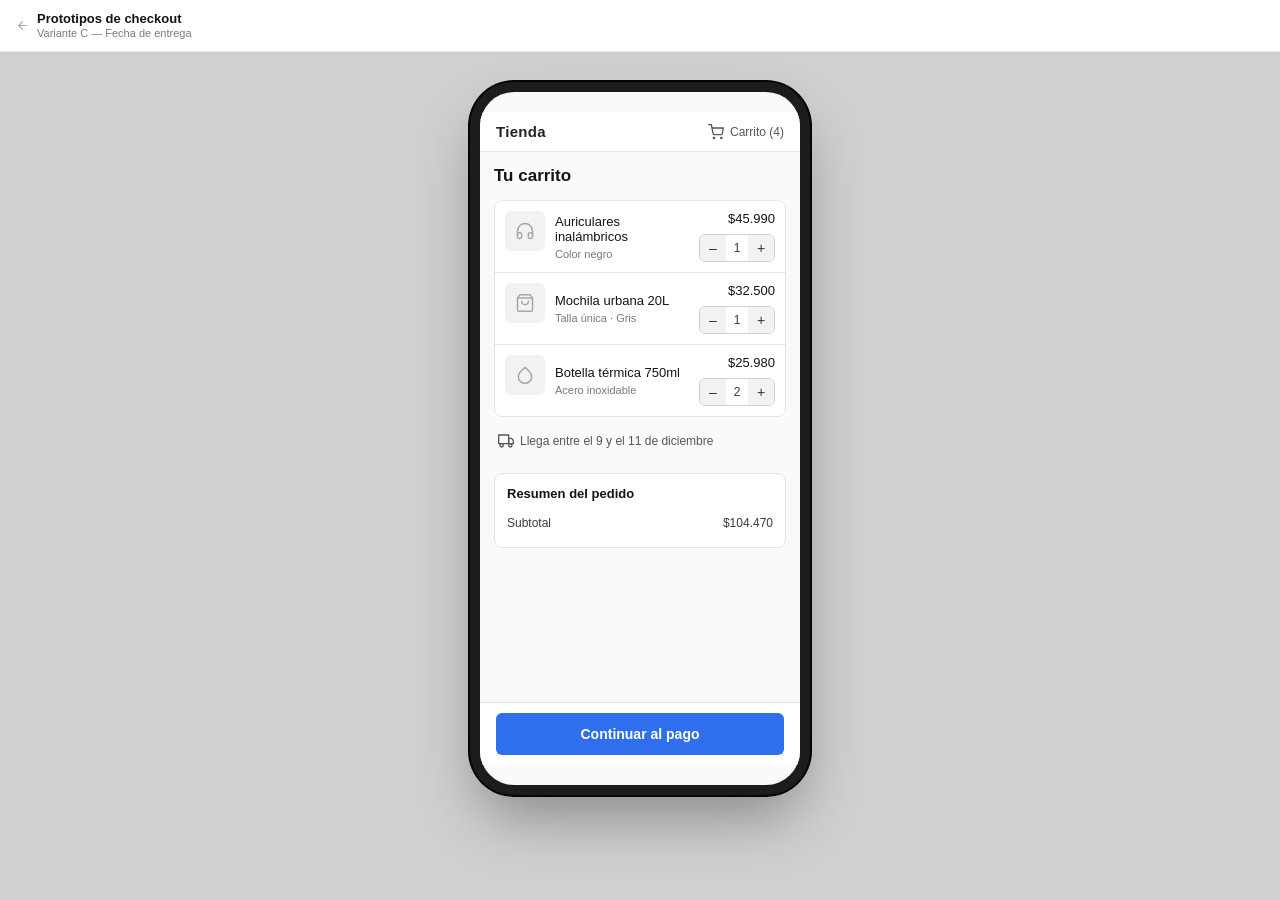
<file: variante-c-fecha-entrega/index.html>
<!DOCTYPE html>
<html lang="es">
<head>
<meta charset="UTF-8">
<meta name="viewport" content="width=device-width, initial-scale=1.0">
<title>Tienda — Variante C</title>
<link rel="stylesheet" href="styles.css">
</head>
<body>

<header class="site-topbar">
  <div class="site-topbar-inner">
    <a class="site-topbar-brand" href="../index.html">
      <svg class="icon icon-sm" viewBox="0 0 24 24" fill="none" stroke="currentColor" stroke-width="2" stroke-linecap="round" stroke-linejoin="round"><line x1="19" y1="12" x2="5" y2="12"></line><polyline points="12 19 5 12 12 5"></polyline></svg>
      <span class="site-topbar-text">
        <span class="site-topbar-title">Prototipos de checkout</span>
        <span class="site-topbar-subtitle">Variante C — Fecha de entrega</span>
      </span>
    </a>
  </div>
</header>

<div class="device-frame">
<div class="device-screen" id="deviceScreen">

<header class="topbar">
  <div class="topbar-inner">
    <span class="logo">Tienda</span>
    <span class="cart-indicator">
      <svg class="icon" viewBox="0 0 24 24" fill="none" stroke="currentColor" stroke-width="2" stroke-linecap="round" stroke-linejoin="round"><circle cx="9" cy="21" r="1"></circle><circle cx="20" cy="21" r="1"></circle><path d="M1 1h4l2.68 13.39a2 2 0 0 0 2 1.61h9.72a2 2 0 0 0 2-1.61L23 6H6"></path></svg>
      <span id="cartIndicator">Carrito (3)</span>
    </span>
  </div>
</header>

<main id="app">

  <!-- PANTALLA 1: CARRITO -->
  <section class="screen" id="screen-cart" data-screen="cart">
    <div class="page">
      <h1 class="page-title">Tu carrito</h1>

      <div class="layout">
        <ul class="product-list" id="productList"></ul>

        <div class="delivery-line">
          <svg class="icon" viewBox="0 0 24 24" fill="none" stroke="currentColor" stroke-width="2" stroke-linecap="round" stroke-linejoin="round"><rect x="1" y="3" width="15" height="13"></rect><polygon points="16 8 20 8 23 11 23 16 16 16 16 8"></polygon><circle cx="5.5" cy="18.5" r="2.5"></circle><circle cx="18.5" cy="18.5" r="2.5"></circle></svg>
          <span id="deliveryLine"></span>
        </div>

        <div class="summary-box">
          <h2 class="summary-title">Resumen del pedido</h2>
          <div class="summary-row">
            <span>Subtotal</span>
            <span id="subtotalValue">$0</span>
          </div>
        </div>
      </div>
    </div>

    <div class="bottom-bar">
      <div class="bottom-bar-inner">
        <button class="btn btn-primary btn-block" id="btnGoCheckout">Continuar al pago</button>
      </div>
    </div>
  </section>

  <!-- PANTALLA 2: CHECKOUT (por etapas) -->
  <section class="screen hidden" id="screen-checkout" data-screen="checkout">
    <div class="page">
      <h1 class="page-title">Pago</h1>

      <ol class="progress-bar" id="progressBar">
        <li class="progress-step" data-step="1">
          <span class="progress-dot">1</span>
          <span class="progress-label">Dirección</span>
        </li>
        <li class="progress-step" data-step="2">
          <span class="progress-dot">2</span>
          <span class="progress-label">Pago</span>
        </li>
        <li class="progress-step" data-step="3">
          <span class="progress-dot">3</span>
          <span class="progress-label">Revisión</span>
        </li>
      </ol>

      <div class="layout">

        <!-- Etapa 1: Dirección -->
        <div class="checkout-step" id="step-direccion">
          <div class="form-block">
            <h2 class="form-heading">
              <svg class="icon" viewBox="0 0 24 24" fill="none" stroke="currentColor" stroke-width="2" stroke-linecap="round" stroke-linejoin="round"><path d="M21 10c0 7-9 13-9 13s-9-6-9-13a9 9 0 0 1 18 0z"></path><circle cx="12" cy="10" r="3"></circle></svg>
              Dirección de envío
            </h2>

            <div id="savedAddressView">
              <div class="option-card is-selected">
                <span class="option-radio-dot"></span>
                <span class="option-body">
                  <span class="option-title" id="savedAddressTitle">Av. Providencia 1234, depto. 802</span>
                  <span class="option-meta" id="savedAddressMeta">Providencia, Santiago · 7500000</span>
                </span>
              </div>
              <button type="button" class="text-link" id="btnChangeAddress">Usar otra dirección</button>
            </div>

            <div class="hidden" id="addressFormView">
              <div class="field">
                <label for="address">Dirección</label>
                <input type="text" id="address" placeholder="Calle, número, depto.">
              </div>
              <div class="field-row">
                <div class="field">
                  <label for="city">Ciudad</label>
                  <input type="text" id="city" placeholder="Ciudad">
                </div>
                <div class="field">
                  <label for="zip">Código postal</label>
                  <input type="text" id="zip" placeholder="0000000">
                </div>
              </div>
              <button type="button" class="text-link" id="btnUseSavedAddress">Usar dirección guardada</button>
            </div>
          </div>
        </div>

        <!-- Etapa 2: Pago -->
        <div class="checkout-step hidden" id="step-pago">
          <div class="form-block">
            <h2 class="form-heading">
              <svg class="icon" viewBox="0 0 24 24" fill="none" stroke="currentColor" stroke-width="2" stroke-linecap="round" stroke-linejoin="round"><rect x="1" y="4" width="22" height="16" rx="2" ry="2"></rect><line x1="1" y1="10" x2="23" y2="10"></line></svg>
              Medio de pago
            </h2>
            <div class="field">
              <label for="cardName">Nombre en la tarjeta</label>
              <input type="text" id="cardName" placeholder="Como aparece en la tarjeta">
            </div>
            <div class="field">
              <label for="cardNumber">Número de tarjeta</label>
              <input type="text" id="cardNumber" placeholder="0000 0000 0000 0000">
            </div>
            <div class="field-row">
              <div class="field">
                <label for="cardExpiry">Vencimiento</label>
                <input type="text" id="cardExpiry" placeholder="MM/AA">
              </div>
              <div class="field">
                <label for="cardCvv">CVV</label>
                <input type="text" id="cardCvv" placeholder="000">
              </div>
            </div>
          </div>
        </div>

        <!-- Etapa 3: Revisión -->
        <div class="checkout-step hidden" id="step-revision">
          <div class="form-block">
            <h2 class="form-heading">
              <svg class="icon" viewBox="0 0 24 24" fill="none" stroke="currentColor" stroke-width="2" stroke-linecap="round" stroke-linejoin="round"><path d="M21 10c0 7-9 13-9 13s-9-6-9-13a9 9 0 0 1 18 0z"></path><circle cx="12" cy="10" r="3"></circle></svg>
              Dirección de envío
            </h2>
            <div class="summary-row">
              <span>Dirección</span>
              <span id="reviewAddress">—</span>
            </div>
          </div>

          <div class="form-block">
            <h2 class="form-heading">
              <svg class="icon" viewBox="0 0 24 24" fill="none" stroke="currentColor" stroke-width="2" stroke-linecap="round" stroke-linejoin="round"><rect x="1" y="4" width="22" height="16" rx="2" ry="2"></rect><line x1="1" y1="10" x2="23" y2="10"></line></svg>
              Medio de pago
            </h2>
            <div class="summary-row">
              <span>Tarjeta</span>
              <span id="reviewCard">—</span>
            </div>
          </div>

          <div class="summary-box">
            <h2 class="summary-title">Resumen del pedido</h2>
            <div class="summary-row">
              <span>Subtotal</span>
              <span id="subtotalValue2">$0</span>
            </div>
            <div class="summary-row">
              <span>Envío</span>
              <span id="shippingValue2">$0</span>
            </div>
            <div class="summary-row summary-total">
              <span>Total</span>
              <span id="totalValue2">$0</span>
            </div>
          </div>
        </div>

      </div>
    </div>

    <div class="bottom-bar">
      <div class="bottom-bar-inner bottom-bar-split">
        <button class="btn btn-link" id="btnStepBack">
          <svg class="icon icon-sm" viewBox="0 0 24 24" fill="none" stroke="currentColor" stroke-width="2" stroke-linecap="round" stroke-linejoin="round"><line x1="19" y1="12" x2="5" y2="12"></line><polyline points="12 19 5 12 12 5"></polyline></svg>
          <span id="btnStepBackLabel">Volver al carrito</span>
        </button>
        <button class="btn btn-primary" id="btnStepPrimary">Continuar</button>
      </div>
    </div>
  </section>

  <!-- PANTALLA 3: CONFIRMACIÓN -->
  <section class="screen hidden" id="screen-confirmation" data-screen="confirmation">
    <div class="page page-narrow">
      <div class="confirm-box">
        <svg class="icon icon-lg confirm-icon" viewBox="0 0 24 24" fill="none" stroke="currentColor" stroke-width="2" stroke-linecap="round" stroke-linejoin="round"><path d="M22 11.08V12a10 10 0 1 1-5.93-9.14"></path><polyline points="22 4 12 14.01 9 11.01"></polyline></svg>
        <h1 class="page-title">Compra confirmada</h1>
        <p class="confirm-order-number" id="orderNumber"></p>

        <div class="confirm-detail">
          <div class="summary-row">
            <span>Total pagado</span>
            <span id="totalValue3">$0</span>
          </div>
          <div class="summary-row">
            <span>Entrega estimada</span>
            <span id="deliveryValue3"></span>
          </div>
          <div class="summary-row">
            <span>Dirección</span>
            <span id="addressValue3"></span>
          </div>
          <div class="summary-row">
            <span>Medio de pago</span>
            <span id="paymentValue3"></span>
          </div>
        </div>
      </div>
    </div>

    <div class="bottom-bar">
      <div class="bottom-bar-inner">
        <button class="btn btn-primary btn-block" id="btnRestart">Volver al inicio</button>
      </div>
    </div>
  </section>

</main>

<!-- Panel de depuración oculto: Alt+Shift+L -->
<div class="debug-panel hidden" id="debugPanel">
  <div class="debug-header">
    <span>Debug log — Variante C</span>
    <div>
      <button id="debugDownload">Descargar JSON</button>
      <button id="debugClose">Cerrar</button>
    </div>
  </div>
  <pre id="debugContent"></pre>
</div>

</div>
</div>
<script src="app.js"></script>
</body>
</html>
</file>
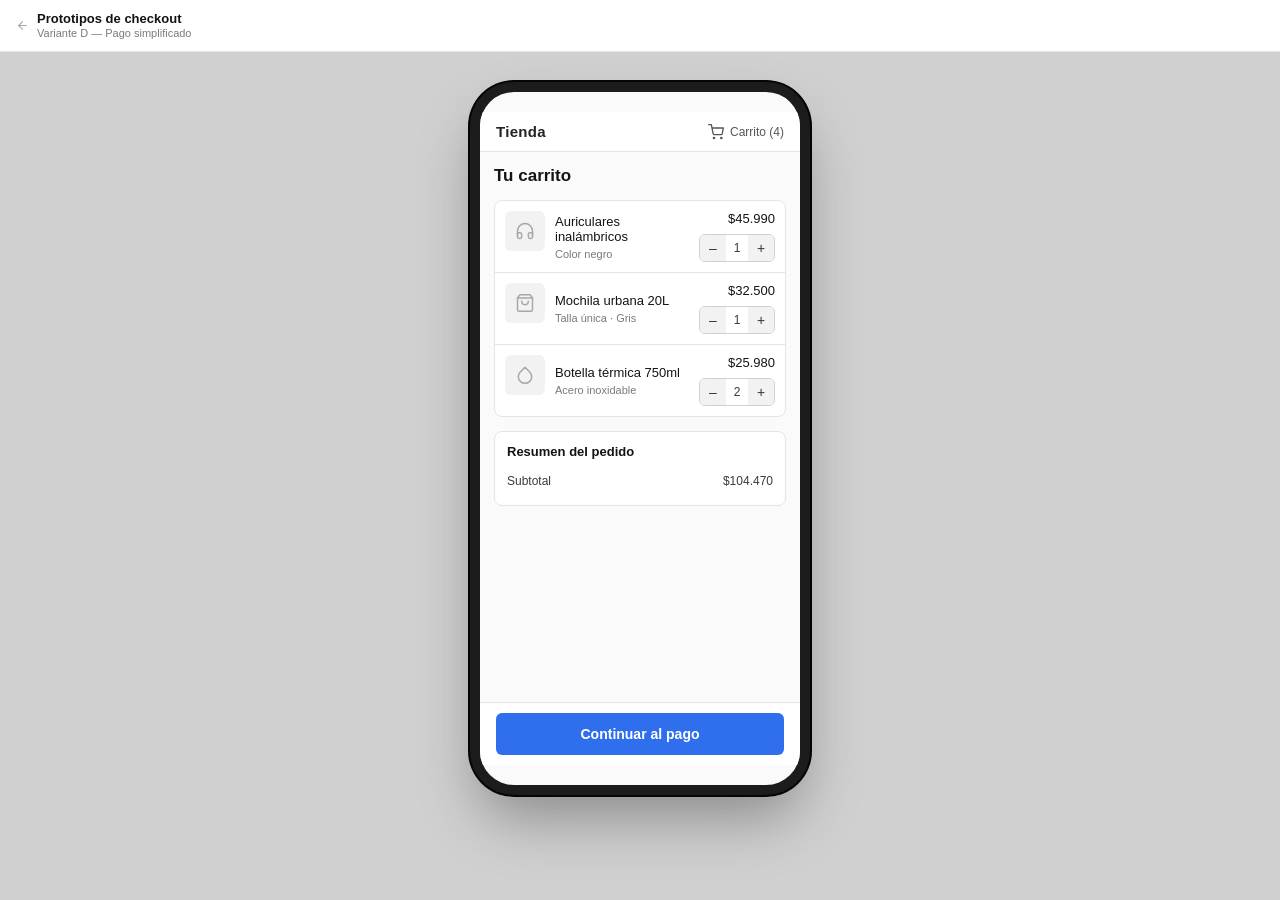
<file: variante-d-checkout-simple/index.html>
<!DOCTYPE html>
<html lang="es">
<head>
<meta charset="UTF-8">
<meta name="viewport" content="width=device-width, initial-scale=1.0">
<title>Tienda — Variante D</title>
<link rel="stylesheet" href="styles.css">
</head>
<body>

<header class="site-topbar">
  <div class="site-topbar-inner">
    <a class="site-topbar-brand" href="../index.html">
      <svg class="icon icon-sm" viewBox="0 0 24 24" fill="none" stroke="currentColor" stroke-width="2" stroke-linecap="round" stroke-linejoin="round"><line x1="19" y1="12" x2="5" y2="12"></line><polyline points="12 19 5 12 12 5"></polyline></svg>
      <span class="site-topbar-text">
        <span class="site-topbar-title">Prototipos de checkout</span>
        <span class="site-topbar-subtitle">Variante D — Pago simplificado</span>
      </span>
    </a>
  </div>
</header>

<div class="device-frame">
<div class="device-screen" id="deviceScreen">

<header class="topbar">
  <div class="topbar-inner">
    <span class="logo">Tienda</span>
    <span class="cart-indicator">
      <svg class="icon" viewBox="0 0 24 24" fill="none" stroke="currentColor" stroke-width="2" stroke-linecap="round" stroke-linejoin="round"><circle cx="9" cy="21" r="1"></circle><circle cx="20" cy="21" r="1"></circle><path d="M1 1h4l2.68 13.39a2 2 0 0 0 2 1.61h9.72a2 2 0 0 0 2-1.61L23 6H6"></path></svg>
      <span id="cartIndicator">Carrito (3)</span>
    </span>
  </div>
</header>

<main id="app">

  <!-- PANTALLA 1: CARRITO -->
  <section class="screen" id="screen-cart" data-screen="cart">
    <div class="page">
      <h1 class="page-title">Tu carrito</h1>

      <div class="layout">
        <ul class="product-list" id="productList"></ul>

        <div class="summary-box">
          <h2 class="summary-title">Resumen del pedido</h2>
          <div class="summary-row">
            <span>Subtotal</span>
            <span id="subtotalValue">$0</span>
          </div>
        </div>
      </div>
    </div>

    <div class="bottom-bar">
      <div class="bottom-bar-inner">
        <button class="btn btn-primary btn-block" id="btnGoCheckout">Continuar al pago</button>
      </div>
    </div>
  </section>

  <!-- PANTALLA 2: PAGO (una sola pantalla, sin pasos) -->
  <section class="screen hidden" id="screen-checkout" data-screen="checkout">
    <div class="page">
      <h1 class="page-title">Pago</h1>

      <div class="layout">

        <div class="form-block">
          <h2 class="form-heading">
            <svg class="icon" viewBox="0 0 24 24" fill="none" stroke="currentColor" stroke-width="2" stroke-linecap="round" stroke-linejoin="round"><path d="M21 10c0 7-9 13-9 13s-9-6-9-13a9 9 0 0 1 18 0z"></path><circle cx="12" cy="10" r="3"></circle></svg>
            Dirección de envío
          </h2>

          <div id="savedAddressView">
            <div class="option-card is-selected">
              <span class="option-radio-dot"></span>
              <span class="option-body">
                <span class="option-title" id="savedAddressTitle">Av. Providencia 1234, depto. 802</span>
                <span class="option-meta" id="savedAddressMeta">Providencia, Santiago · 7500000</span>
              </span>
            </div>
            <button type="button" class="text-link" id="btnChangeAddress">Usar otra dirección</button>
          </div>

          <div class="hidden" id="addressFormView">
            <div class="field">
              <label for="address">Dirección</label>
              <input type="text" id="address" placeholder="Calle, número, depto.">
            </div>
            <div class="field-row">
              <div class="field">
                <label for="city">Ciudad</label>
                <input type="text" id="city" placeholder="Ciudad">
              </div>
              <div class="field">
                <label for="zip">Código postal</label>
                <input type="text" id="zip" placeholder="0000000">
              </div>
            </div>
            <button type="button" class="text-link" id="btnUseSavedAddress">Usar dirección guardada</button>
          </div>
        </div>

        <div class="form-block">
          <h2 class="form-heading">
            <svg class="icon" viewBox="0 0 24 24" fill="none" stroke="currentColor" stroke-width="2" stroke-linecap="round" stroke-linejoin="round"><rect x="1" y="4" width="22" height="16" rx="2" ry="2"></rect><line x1="1" y1="10" x2="23" y2="10"></line></svg>
            Medio de pago
          </h2>

          <div id="savedCardView">
            <div class="option-card is-selected">
              <span class="option-radio-dot"></span>
              <span class="option-body">
                <span class="option-title" id="savedCardTitle">Visa •••• 4242</span>
                <span class="option-meta" id="savedCardMeta">Nicole Matus · Vence 08/29</span>
              </span>
            </div>
            <button type="button" class="text-link" id="btnChangeCard">Usar otra tarjeta</button>
          </div>

          <div class="hidden" id="cardFormView">
            <div class="field">
              <label for="cardName">Nombre en la tarjeta</label>
              <input type="text" id="cardName" placeholder="Como aparece en la tarjeta">
            </div>
            <div class="field">
              <label for="cardNumber">Número de tarjeta</label>
              <input type="text" id="cardNumber" placeholder="0000 0000 0000 0000">
            </div>
            <div class="field-row">
              <div class="field">
                <label for="cardExpiry">Vencimiento</label>
                <input type="text" id="cardExpiry" placeholder="MM/AA">
              </div>
              <div class="field">
                <label for="cardCvv">CVV</label>
                <input type="text" id="cardCvv" placeholder="000">
              </div>
            </div>
            <button type="button" class="text-link" id="btnUseSavedCard">Usar tarjeta guardada</button>
          </div>
        </div>

        <div class="summary-box">
          <h2 class="summary-title">Resumen del pedido</h2>
          <div class="summary-row">
            <span>Subtotal</span>
            <span id="subtotalValue2">$0</span>
          </div>
          <div class="summary-row">
            <span>Envío</span>
            <span id="shippingValue2">$0</span>
          </div>
          <div class="summary-row summary-total">
            <span>Total</span>
            <span id="totalValue2">$0</span>
          </div>
        </div>

      </div>
    </div>

    <div class="bottom-bar">
      <div class="bottom-bar-inner bottom-bar-split">
        <button class="btn btn-link" id="btnBackToCart">
          <svg class="icon icon-sm" viewBox="0 0 24 24" fill="none" stroke="currentColor" stroke-width="2" stroke-linecap="round" stroke-linejoin="round"><line x1="19" y1="12" x2="5" y2="12"></line><polyline points="12 19 5 12 12 5"></polyline></svg>
          Volver al carrito
        </button>
        <button class="btn btn-primary" id="btnConfirm">Confirmar compra</button>
      </div>
    </div>
  </section>

  <!-- PANTALLA 3: CONFIRMACIÓN -->
  <section class="screen hidden" id="screen-confirmation" data-screen="confirmation">
    <div class="page page-narrow">
      <div class="confirm-box">
        <svg class="icon icon-lg confirm-icon" viewBox="0 0 24 24" fill="none" stroke="currentColor" stroke-width="2" stroke-linecap="round" stroke-linejoin="round"><path d="M22 11.08V12a10 10 0 1 1-5.93-9.14"></path><polyline points="22 4 12 14.01 9 11.01"></polyline></svg>
        <h1 class="page-title">Compra confirmada</h1>
        <p class="confirm-order-number" id="orderNumber"></p>

        <div class="confirm-detail">
          <div class="summary-row">
            <span>Total pagado</span>
            <span id="totalValue3">$0</span>
          </div>
          <div class="summary-row">
            <span>Entrega estimada</span>
            <span id="deliveryValue3"></span>
          </div>
          <div class="summary-row">
            <span>Dirección</span>
            <span id="addressValue3"></span>
          </div>
          <div class="summary-row">
            <span>Medio de pago</span>
            <span id="paymentValue3"></span>
          </div>
        </div>
      </div>
    </div>

    <div class="bottom-bar">
      <div class="bottom-bar-inner">
        <button class="btn btn-primary btn-block" id="btnRestart">Volver al inicio</button>
      </div>
    </div>
  </section>

</main>

<!-- Panel de depuración oculto: Alt+Shift+L -->
<div class="debug-panel hidden" id="debugPanel">
  <div class="debug-header">
    <span>Debug log — Variante D</span>
    <div>
      <button id="debugDownload">Descargar JSON</button>
      <button id="debugClose">Cerrar</button>
    </div>
  </div>
  <pre id="debugContent"></pre>
</div>

</div>
</div>
<script src="app.js"></script>
</body>
</html>
</file>
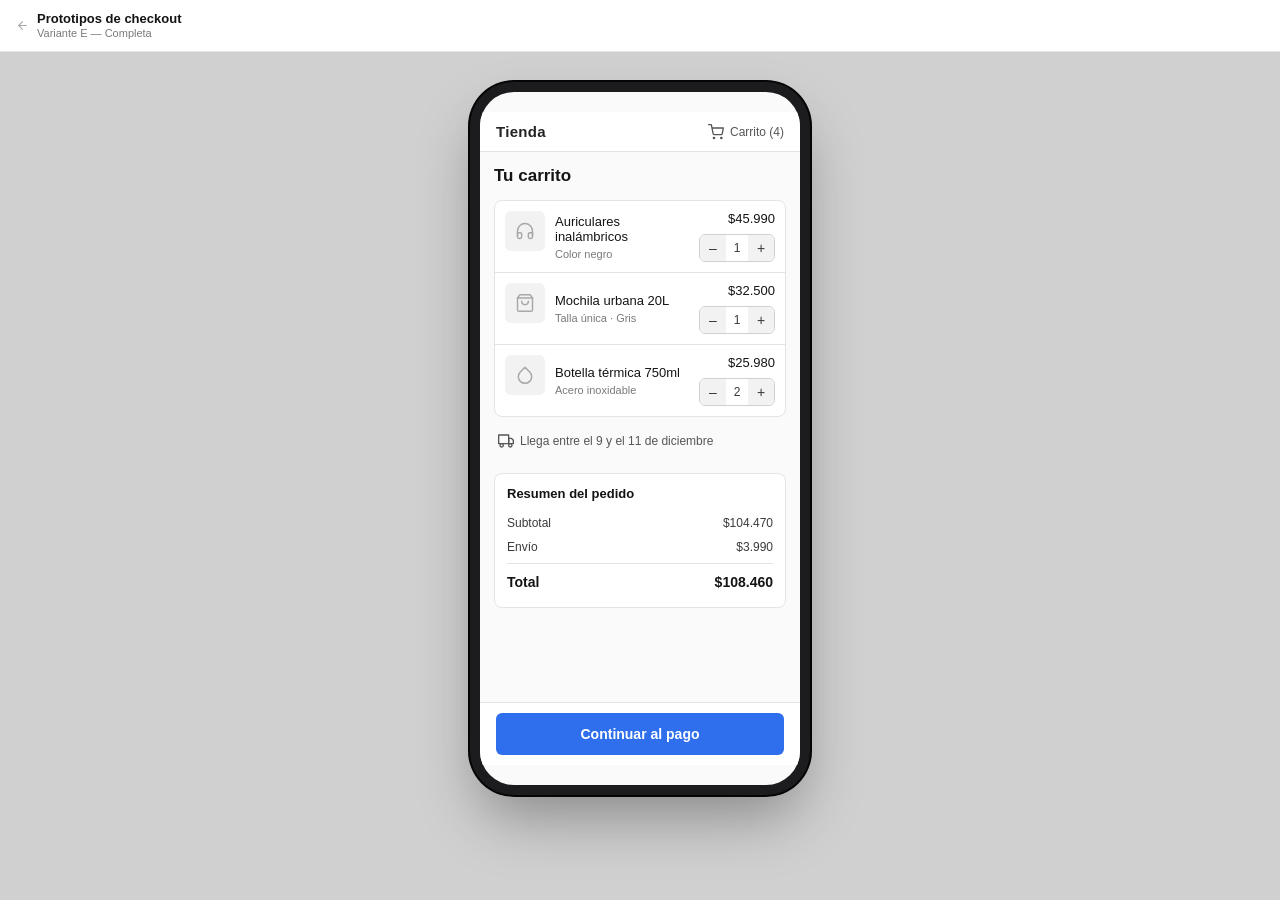
<file: variante-e-completa/index.html>
<!DOCTYPE html>
<html lang="es">
<head>
<meta charset="UTF-8">
<meta name="viewport" content="width=device-width, initial-scale=1.0">
<title>Tienda — Variante E</title>
<link rel="stylesheet" href="styles.css">
</head>
<body>

<header class="site-topbar">
  <div class="site-topbar-inner">
    <a class="site-topbar-brand" href="../index.html">
      <svg class="icon icon-sm" viewBox="0 0 24 24" fill="none" stroke="currentColor" stroke-width="2" stroke-linecap="round" stroke-linejoin="round"><line x1="19" y1="12" x2="5" y2="12"></line><polyline points="12 19 5 12 12 5"></polyline></svg>
      <span class="site-topbar-text">
        <span class="site-topbar-title">Prototipos de checkout</span>
        <span class="site-topbar-subtitle">Variante E — Completa</span>
      </span>
    </a>
  </div>
</header>

<div class="device-frame">
<div class="device-screen" id="deviceScreen">

<header class="topbar">
  <div class="topbar-inner">
    <span class="logo">Tienda</span>
    <span class="cart-indicator">
      <svg class="icon" viewBox="0 0 24 24" fill="none" stroke="currentColor" stroke-width="2" stroke-linecap="round" stroke-linejoin="round"><circle cx="9" cy="21" r="1"></circle><circle cx="20" cy="21" r="1"></circle><path d="M1 1h4l2.68 13.39a2 2 0 0 0 2 1.61h9.72a2 2 0 0 0 2-1.61L23 6H6"></path></svg>
      <span id="cartIndicator">Carrito (3)</span>
    </span>
  </div>
</header>

<main id="app">

  <!-- PANTALLA 1: CARRITO -->
  <section class="screen" id="screen-cart" data-screen="cart">
    <div class="page">
      <h1 class="page-title">Tu carrito</h1>

      <div class="layout">
        <ul class="product-list" id="productList"></ul>

        <div class="delivery-line">
          <svg class="icon" viewBox="0 0 24 24" fill="none" stroke="currentColor" stroke-width="2" stroke-linecap="round" stroke-linejoin="round"><rect x="1" y="3" width="15" height="13"></rect><polygon points="16 8 20 8 23 11 23 16 16 16 16 8"></polygon><circle cx="5.5" cy="18.5" r="2.5"></circle><circle cx="18.5" cy="18.5" r="2.5"></circle></svg>
          <span id="deliveryLine"></span>
        </div>

        <div class="summary-box">
          <h2 class="summary-title">Resumen del pedido</h2>
          <div class="summary-row">
            <span>Subtotal</span>
            <span id="subtotalValue">$0</span>
          </div>
          <div class="summary-row">
            <span>Envío</span>
            <span id="shippingValue">$0</span>
          </div>
          <div class="summary-row summary-total">
            <span>Total</span>
            <span id="totalValue">$0</span>
          </div>
        </div>
      </div>
    </div>

    <div class="bottom-bar">
      <div class="bottom-bar-inner">
        <button class="btn btn-primary btn-block" id="btnGoCheckout">Continuar al pago</button>
      </div>
    </div>
  </section>

  <!-- PANTALLA 2: PAGO (una sola pantalla, sin pasos — igual que la Variante D) -->
  <section class="screen hidden" id="screen-checkout" data-screen="checkout">
    <div class="page">
      <h1 class="page-title">Pago</h1>

      <div class="layout">

        <div class="form-block">
          <h2 class="form-heading">
            <svg class="icon" viewBox="0 0 24 24" fill="none" stroke="currentColor" stroke-width="2" stroke-linecap="round" stroke-linejoin="round"><path d="M21 10c0 7-9 13-9 13s-9-6-9-13a9 9 0 0 1 18 0z"></path><circle cx="12" cy="10" r="3"></circle></svg>
            Dirección de envío
          </h2>

          <div id="savedAddressView">
            <div class="option-card is-selected">
              <span class="option-radio-dot"></span>
              <span class="option-body">
                <span class="option-title" id="savedAddressTitle">Av. Providencia 1234, depto. 802</span>
                <span class="option-meta" id="savedAddressMeta">Providencia, Santiago · 7500000</span>
              </span>
            </div>
            <button type="button" class="text-link" id="btnChangeAddress">Usar otra dirección</button>
          </div>

          <div class="hidden" id="addressFormView">
            <div class="field">
              <label for="address">Dirección</label>
              <input type="text" id="address" placeholder="Calle, número, depto.">
            </div>
            <div class="field-row">
              <div class="field">
                <label for="city">Ciudad</label>
                <input type="text" id="city" placeholder="Ciudad">
              </div>
              <div class="field">
                <label for="zip">Código postal</label>
                <input type="text" id="zip" placeholder="0000000">
              </div>
            </div>
            <button type="button" class="text-link" id="btnUseSavedAddress">Usar dirección guardada</button>
          </div>
        </div>

        <div class="form-block">
          <h2 class="form-heading">
            <svg class="icon" viewBox="0 0 24 24" fill="none" stroke="currentColor" stroke-width="2" stroke-linecap="round" stroke-linejoin="round"><rect x="1" y="4" width="22" height="16" rx="2" ry="2"></rect><line x1="1" y1="10" x2="23" y2="10"></line></svg>
            Medio de pago
          </h2>

          <div id="savedCardView">
            <div class="option-card is-selected">
              <span class="option-radio-dot"></span>
              <span class="option-body">
                <span class="option-title" id="savedCardTitle">Visa •••• 4242</span>
                <span class="option-meta" id="savedCardMeta">Nicole Matus · Vence 08/29</span>
              </span>
            </div>
            <button type="button" class="text-link" id="btnChangeCard">Usar otra tarjeta</button>
          </div>

          <div class="hidden" id="cardFormView">
            <div class="field">
              <label for="cardName">Nombre en la tarjeta</label>
              <input type="text" id="cardName" placeholder="Como aparece en la tarjeta">
            </div>
            <div class="field">
              <label for="cardNumber">Número de tarjeta</label>
              <input type="text" id="cardNumber" placeholder="0000 0000 0000 0000">
            </div>
            <div class="field-row">
              <div class="field">
                <label for="cardExpiry">Vencimiento</label>
                <input type="text" id="cardExpiry" placeholder="MM/AA">
              </div>
              <div class="field">
                <label for="cardCvv">CVV</label>
                <input type="text" id="cardCvv" placeholder="000">
              </div>
            </div>
            <button type="button" class="text-link" id="btnUseSavedCard">Usar tarjeta guardada</button>
          </div>
        </div>

        <div class="summary-box">
          <h2 class="summary-title">Resumen del pedido</h2>
          <div class="summary-row">
            <span>Subtotal</span>
            <span id="subtotalValue2">$0</span>
          </div>
          <div class="summary-row">
            <span>Envío</span>
            <span id="shippingValue2">$0</span>
          </div>
          <div class="summary-row summary-total">
            <span>Total</span>
            <span id="totalValue2">$0</span>
          </div>
        </div>

      </div>
    </div>

    <div class="bottom-bar">
      <div class="bottom-bar-inner bottom-bar-split">
        <button class="btn btn-link" id="btnBackToCart">
          <svg class="icon icon-sm" viewBox="0 0 24 24" fill="none" stroke="currentColor" stroke-width="2" stroke-linecap="round" stroke-linejoin="round"><line x1="19" y1="12" x2="5" y2="12"></line><polyline points="12 19 5 12 12 5"></polyline></svg>
          Volver al carrito
        </button>
        <button class="btn btn-primary" id="btnConfirm">Confirmar compra</button>
      </div>
    </div>
  </section>

  <!-- PANTALLA 3: CONFIRMACIÓN -->
  <section class="screen hidden" id="screen-confirmation" data-screen="confirmation">
    <div class="page page-narrow">
      <div class="confirm-box">
        <svg class="icon icon-lg confirm-icon" viewBox="0 0 24 24" fill="none" stroke="currentColor" stroke-width="2" stroke-linecap="round" stroke-linejoin="round"><path d="M22 11.08V12a10 10 0 1 1-5.93-9.14"></path><polyline points="22 4 12 14.01 9 11.01"></polyline></svg>
        <h1 class="page-title">Compra confirmada</h1>
        <p class="confirm-order-number" id="orderNumber"></p>

        <div class="confirm-detail">
          <div class="summary-row">
            <span>Total pagado</span>
            <span id="totalValue3">$0</span>
          </div>
          <div class="summary-row">
            <span>Entrega estimada</span>
            <span id="deliveryValue3"></span>
          </div>
          <div class="summary-row">
            <span>Dirección</span>
            <span id="addressValue3"></span>
          </div>
          <div class="summary-row">
            <span>Medio de pago</span>
            <span id="paymentValue3"></span>
          </div>
        </div>
      </div>
    </div>

    <div class="bottom-bar">
      <div class="bottom-bar-inner">
        <button class="btn btn-primary btn-block" id="btnRestart">Volver al inicio</button>
      </div>
    </div>
  </section>

</main>

<!-- Panel de depuración oculto: Alt+Shift+L -->
<div class="debug-panel hidden" id="debugPanel">
  <div class="debug-header">
    <span>Debug log — Variante D</span>
    <div>
      <button id="debugDownload">Descargar JSON</button>
      <button id="debugClose">Cerrar</button>
    </div>
  </div>
  <pre id="debugContent"></pre>
</div>

</div>
</div>
<script src="app.js"></script>
</body>
</html>
</file>
<file: styles.css>
* { box-sizing: border-box; }

:root {
  --gray-50: #fafafa;
  --gray-100: #f2f2f2;
  --gray-200: #e4e4e4;
  --gray-300: #d0d0d0;
  --gray-400: #a8a8a8;
  --gray-500: #7a7a7a;
  --gray-600: #565656;
  --gray-700: #3a3a3a;
  --gray-800: #232323;
  --gray-900: #141414;
  --accent: #2f6fed;
  --accent-dark: #1f4fc4;
}

html, body {
  margin: 0;
  padding: 0;
  font-family: -apple-system, BlinkMacSystemFont, "Segoe UI", Helvetica, Arial, sans-serif;
  color: var(--gray-800);
  background: var(--gray-50);
}
html {
  scroll-behavior: smooth;
}

/* Página responsive: el contenido se centra en pantallas anchas, sin
   simular un marco de teléfono (eso es solo para los prototipos). */

.hidden { display: none !important; }

/* Cabecera pegajosa: identidad del sitio + menú de secciones, como un
   solo bloque (evita tener que calcular offsets entre dos sticky). */
.sticky-header {
  position: sticky;
  top: 0;
  z-index: 10;
  background: #fff;
  border-bottom: 1px solid var(--gray-200);
}
.topbar {
  background: #fff;
  border-bottom: 1px solid var(--gray-200);
}
.topbar-inner {
  max-width: 480px;
  margin: 0 auto;
  padding: 16px;
}

/* Menú de secciones: tira de píldoras con scroll horizontal en mobile. */
.section-nav-inner {
  max-width: 480px;
  margin: 0 auto;
  display: flex;
  gap: 8px;
  padding: 10px 16px;
  overflow-x: auto;
  scrollbar-width: none;
}
.section-nav-inner::-webkit-scrollbar { display: none; }
.section-nav-link {
  flex-shrink: 0;
  padding: 6px 12px;
  border-radius: 999px;
  background: var(--gray-100);
  color: var(--gray-700);
  font-size: 12px;
  font-weight: 600;
  text-decoration: none;
  white-space: nowrap;
}
.section-nav-link.is-active {
  background: var(--accent);
  color: #fff;
}

/* Deja aire arriba de cada sección al saltar desde el menú, para que
   no quede tapada debajo de la cabecera pegajosa. */
.page-section,
.factsheet-panel {
  scroll-margin-top: 118px;
}
.logo {
  font-weight: 700;
  font-size: 17px;
  letter-spacing: 0.02em;
  display: block;
}
.hub-subtitle {
  font-size: 13px;
  color: var(--gray-500);
  margin-top: 2px;
}

.page {
  max-width: 480px;
  margin: 0 auto;
  padding: 20px 16px 48px;
}

@media (min-width: 480px) {
  body {
    background: var(--gray-100);
  }
}

.page-title {
  font-size: 19px;
  font-weight: 600;
  margin: 0 0 6px;
  color: var(--gray-900);
}
.page-intro {
  font-size: 13px;
  color: var(--gray-600);
  margin: 0 0 20px;
  line-height: 1.5;
}

/* ---------------------------------------------------------------------
   Secciones de contexto del experimento (intro, hipótesis, objetivo,
   metodología, métricas, diseño estadístico) — todo el contenido
   explicativo que antecede a las 5 tarjetas de variantes.
--------------------------------------------------------------------- */
.page-section {
  margin-bottom: 22px;
}
.section-heading {
  font-size: 16px;
  font-weight: 700;
  color: var(--gray-900);
  margin: 0 0 10px;
}
.section-text {
  font-size: 13px;
  color: var(--gray-700);
  line-height: 1.55;
  margin: 0 0 10px;
}
.section-text:last-child { margin-bottom: 0; }

/* Acordeones genéricos: contexto del negocio, metodología, métricas,
   diseño estadístico. Reutilizan el mismo look que la ficha original. */
.accordion-toggle {
  display: flex;
  align-items: center;
  gap: 8px;
  width: 100%;
  background: #fff;
  border: 1px solid var(--gray-200);
  border-radius: 8px;
  padding: 12px;
  font-size: 13px;
  font-weight: 600;
  color: var(--gray-700);
  cursor: pointer;
  text-align: left;
}
.accordion-toggle > .icon:first-child { color: var(--gray-500); flex-shrink: 0; }
.accordion-toggle-label { flex: 1; }
.accordion-chevron {
  color: var(--gray-400);
  flex-shrink: 0;
  transition: transform 0.15s ease;
}
.accordion-toggle[aria-expanded="true"] .accordion-chevron {
  transform: rotate(180deg);
}

.accordion-panel {
  margin-top: 10px;
  background: var(--gray-100);
  border: 1px solid var(--gray-200);
  border-radius: 8px;
  padding: 16px;
}

.info-block-item { margin-bottom: 16px; }
.info-block-item:last-child { margin-bottom: 0; }
.info-label {
  font-size: 11px;
  font-weight: 700;
  color: var(--gray-500);
  text-transform: uppercase;
  letter-spacing: 0.03em;
  margin: 0 0 4px;
}
.info-block-item p {
  font-size: 13px;
  color: var(--gray-700);
  line-height: 1.55;
  margin: 0 0 6px;
}
.info-block-item p:last-child { margin-bottom: 0; }
.info-list {
  margin: 6px 0 0;
  padding-left: 18px;
  font-size: 13px;
  color: var(--gray-700);
  line-height: 1.6;
}

/* Hipótesis */
.hypothesis-list {
  display: flex;
  flex-direction: column;
  gap: 10px;
}
.hypothesis-card {
  display: flex;
  gap: 12px;
  padding: 14px;
  border-radius: 10px;
  border: 1px solid transparent;
}
.hypothesis-number {
  flex-shrink: 0;
  width: 24px;
  height: 24px;
  border-radius: 50%;
  display: flex;
  align-items: center;
  justify-content: center;
  font-size: 12px;
  font-weight: 700;
  color: #fff;
}
.hypothesis-title {
  font-size: 14px;
  font-weight: 700;
  color: var(--gray-900);
  margin: 0 0 4px;
}
.hypothesis-text {
  font-size: 13px;
  color: var(--gray-700);
  line-height: 1.55;
  margin: 0 0 6px;
}
.hypothesis-success {
  font-size: 12.5px;
  color: var(--gray-600);
  margin: 0;
}

/* Métricas y criterios de éxito, por hipótesis */
.metric-card {
  border-radius: 10px;
  border: 1px solid transparent;
  padding: 14px;
  margin-bottom: 10px;
}
.metric-card:last-child { margin-bottom: 0; }
.metric-card-title {
  font-size: 13px;
  font-weight: 700;
  color: var(--gray-900);
  margin: 0 0 8px;
}
.metric-card-label {
  font-size: 10.5px;
  font-weight: 700;
  color: var(--gray-500);
  text-transform: uppercase;
  letter-spacing: 0.03em;
  margin: 0 0 2px;
}
.metric-card-text {
  font-size: 12.5px;
  color: var(--gray-700);
  line-height: 1.5;
  margin: 0 0 10px;
}
.metric-card-text:last-child { margin-bottom: 0; }

/* Colores suaves por hipótesis — mismo código de color en toda la
   página (tarjetas de hipótesis y de métricas). */
.hyp-1 { background: #fdf1f7; border-color: #f6d3e6; }
.hyp-1 .hypothesis-number { background: #c2367f; }
.hyp-2 { background: #f6f1fd; border-color: #ddccf5; }
.hyp-2 .hypothesis-number { background: #7a3fc4; }
.hyp-3 { background: #eff8fc; border-color: #c6e6f2; }
.hyp-3 .hypothesis-number { background: #2b84ad; }

/* Agrupa las secciones 06 y 07; el gap replica el margen que separa al
   resto de las secciones entre sí (.page-section). */
.hub-layout {
  display: flex;
  flex-direction: column;
  gap: 22px;
}

/* Tarjetas de variante */
.variant-list {
  display: flex;
  flex-direction: column;
  gap: 12px;
}
.variant-card {
  display: flex;
  gap: 14px;
  align-items: center;
  background: #fff;
  border: 1px solid var(--gray-200);
  border-radius: 10px;
  padding: 14px;
  text-decoration: none;
  color: inherit;
}
.variant-card:active {
  background: var(--gray-50);
}
.variant-mockup {
  flex-shrink: 0;
  width: 68px;
  height: 58px;
  border-radius: 6px;
  overflow: hidden;
}
.variant-body {
  flex: 1;
  min-width: 0;
}
.variant-name {
  font-size: 14px;
  font-weight: 600;
  color: var(--gray-900);
  margin-bottom: 3px;
}
.variant-desc {
  font-size: 12.5px;
  color: var(--gray-600);
  line-height: 1.45;
}
.variant-chevron {
  flex-shrink: 0;
  color: var(--gray-400);
}

/* Ficha del experimento (diseño estadístico) — el toggle y el panel
   reutilizan .accordion-toggle / .accordion-panel definidos arriba;
   el número + título del botón ya cumple el rol de encabezado. */
.factsheet-note {
  font-size: 12px;
  color: var(--gray-600);
  line-height: 1.5;
  margin: 0 0 14px;
}
.factsheet-table {
  width: 100%;
  border-collapse: collapse;
  font-size: 12.5px;
}
.factsheet-table tr {
  border-bottom: 1px solid var(--gray-200);
}
.factsheet-table tr:last-child { border-bottom: none; }
.factsheet-table td {
  padding: 8px 4px;
  vertical-align: top;
}
.factsheet-table td:first-child {
  color: var(--gray-600);
  padding-right: 10px;
  width: 56%;
}
.factsheet-table td:last-child {
  color: var(--gray-900);
  font-weight: 600;
  text-align: right;
}

.icon {
  width: 16px;
  height: 16px;
  flex-shrink: 0;
}

/* ---------------------------------------------------------------------
   Desktop / pantallas anchas: solo se ensancha el contenido. Las siete
   secciones se comportan igual que en mobile — todas colapsables, una
   debajo de otra — para que la numeración 01→07 se lea igual en
   cualquier ancho.
--------------------------------------------------------------------- */
@media (min-width: 760px) {
  .topbar-inner { max-width: 880px; }
  .section-nav-inner { max-width: 880px; overflow-x: visible; flex-wrap: wrap; }
  .page { max-width: 880px; }
}
</file>
<file: variante-a-control/styles.css>
* { box-sizing: border-box; }

:root {
  --gray-50: #fafafa;
  --gray-100: #f2f2f2;
  --gray-200: #e4e4e4;
  --gray-300: #d0d0d0;
  --gray-400: #a8a8a8;
  --gray-500: #7a7a7a;
  --gray-600: #565656;
  --gray-700: #3a3a3a;
  --gray-800: #232323;
  --gray-900: #141414;
  --accent: #2f6fed;
  --accent-dark: #1f4fc4;
}

html, body {
  margin: 0;
  padding: 0;
  height: 100%;
  font-family: -apple-system, BlinkMacSystemFont, "Segoe UI", Helvetica, Arial, sans-serif;
  color: var(--gray-800);
}
body {
  overflow: hidden;
  background: var(--gray-50);
  display: flex;
  flex-direction: column;
}

.hidden { display: none !important; }

/* ---------------------------------------------------------------------
   Barra superior persistente — identifica el experimento y permite
   volver al hub. Se mantiene siempre visible, incluso dentro de cada
   prototipo (no forma parte del "marco" ni de su scroll interno).
--------------------------------------------------------------------- */
.site-topbar {
  flex: 0 0 auto;
  height: 52px;
  display: flex;
  align-items: center;
  background: #fff;
  border-bottom: 1px solid var(--gray-200);
}
.site-topbar-inner {
  width: 100%;
  padding: 0 16px;
}
.site-topbar-brand {
  display: flex;
  align-items: center;
  gap: 8px;
  text-decoration: none;
  color: var(--gray-800);
}
.site-topbar-brand .icon { color: var(--gray-400); flex-shrink: 0; }
.site-topbar-text {
  display: flex;
  flex-direction: column;
  line-height: 1.25;
}
.site-topbar-title {
  font-weight: 700;
  font-size: 13px;
  color: var(--gray-900);
}
.site-topbar-subtitle {
  font-size: 11px;
  color: var(--gray-500);
}

/* ---------------------------------------------------------------------
   Marco de dispositivo — el prototipo está pensado para mobile, así que
   en pantallas angostas ocupa todo el espacio bajo la barra superior
   (como una app real) y en pantallas más anchas se muestra dentro de
   un marco tipo teléfono.
--------------------------------------------------------------------- */
.device-frame {
  flex: 1 1 auto;
  min-height: 0;
  display: flex;
  align-items: center;
  justify-content: center;
}
.device-screen {
  position: relative;
  width: 100%;
  height: 100%;
  overflow: hidden;
  display: flex;
  flex-direction: column;
  background: var(--gray-50);
  transform: translateZ(0);
}

@media (min-width: 480px) {
  body {
    background: var(--gray-300);
  }
  .device-frame {
    align-items: flex-start;
    justify-content: center;
    overflow: auto;
    padding: 40px 0;
  }
  .device-screen {
    width: auto;
    max-width: 320px;
    height: 693px;
    max-height: calc(100dvh - 132px);
    aspect-ratio: 390 / 844;
    border-radius: 34px;
    box-shadow:
      0 0 0 10px #1c1c1e,
      0 0 0 12px #050505,
      0 30px 60px rgba(0, 0, 0, 0.35);
  }
}

.icon {
  width: 16px;
  height: 16px;
  flex-shrink: 0;
  vertical-align: middle;
}
.icon-sm { width: 13px; height: 13px; }
.icon-md { width: 20px; height: 20px; }
.icon-lg { width: 32px; height: 32px; }

.topbar {
  flex: 0 0 auto;
  background: #fff;
  border-bottom: 1px solid var(--gray-200);
}
.topbar-inner {
  display: flex;
  justify-content: space-between;
  align-items: center;
  padding: 11px 16px;
}

/* main#app y la pantalla activa forman una columna flex: el header ya
   quedó fijo arriba (flex item normal), y acá se reparte el resto del
   alto entre el contenido scrolleable (.page) y la barra inferior fija
   (.bottom-bar), que también es un simple flex item, ya no position:fixed. */
main#app {
  flex: 1 1 auto;
  min-height: 0;
  display: flex;
  flex-direction: column;
}
.screen {
  flex: 1 1 auto;
  min-height: 0;
  display: flex;
  flex-direction: column;
}
.logo {
  font-weight: 700;
  font-size: 15px;
  letter-spacing: 0.02em;
}
.cart-indicator {
  display: flex;
  align-items: center;
  gap: 6px;
  font-size: 12px;
  color: var(--gray-600);
}

.page {
  flex: 1 1 auto;
  min-height: 0;
  overflow-y: auto;
  -webkit-overflow-scrolling: touch;
  scrollbar-width: none;
  padding: 14px 14px 18px;
}
.page::-webkit-scrollbar { display: none; }
.page-narrow { max-width: 100%; }

.page-title {
  font-size: 17px;
  font-weight: 600;
  margin: 0 0 14px;
  color: var(--gray-900);
}

.layout {
  display: flex;
  flex-direction: column;
  gap: 14px;
}

/* Barra de acciones — flex item fijo al final de la columna, nunca se
   mueve con el scroll de .page (que es el único elemento scrolleable). */
.bottom-bar {
  flex: 0 0 auto;
  background: #fff;
  border-top: 1px solid var(--gray-200);
  padding: 10px 16px calc(10px + env(safe-area-inset-bottom));
}
.bottom-bar-inner {
  display: flex;
  align-items: center;
  gap: 10px;
}
.bottom-bar-inner .btn-primary { flex: 1; }
.bottom-bar-split .btn-link {
  flex: 0 0 auto;
  margin-top: 0;
  padding-left: 8px;
  padding-right: 8px;
}

/* Barra de progreso del checkout */
.progress-bar {
  display: flex;
  list-style: none;
  margin: 0 0 18px;
  padding: 0;
}
.progress-step {
  flex: 1;
  display: flex;
  flex-direction: column;
  align-items: center;
  text-align: center;
  position: relative;
}
.progress-step::before {
  content: '';
  position: absolute;
  top: 11px;
  left: -50%;
  width: 100%;
  height: 2px;
  background: var(--gray-200);
  z-index: 0;
}
.progress-step:first-child::before { display: none; }
.progress-step.is-done::before,
.progress-step.is-active::before {
  background: var(--accent);
}
.progress-dot {
  position: relative;
  z-index: 1;
  width: 22px;
  height: 22px;
  border-radius: 50%;
  display: flex;
  align-items: center;
  justify-content: center;
  font-size: 11px;
  font-weight: 600;
  background: var(--gray-200);
  color: var(--gray-600);
}
.progress-step.is-active .progress-dot {
  background: var(--accent);
  color: #fff;
}
.progress-step.is-done .progress-dot {
  background: var(--accent);
  color: #fff;
}
.progress-label {
  margin-top: 4px;
  font-size: 10px;
  color: var(--gray-500);
}
.progress-step.is-active .progress-label {
  color: var(--gray-900);
  font-weight: 600;
}

/* Cart product list */
.product-list {
  list-style: none;
  margin: 0;
  padding: 0;
  background: #fff;
  border: 1px solid var(--gray-200);
  border-radius: 8px;
  overflow: hidden;
}
.product-item {
  display: flex;
  gap: 10px;
  padding: 10px;
  border-bottom: 1px solid var(--gray-200);
}
.product-item:last-child { border-bottom: none; }

.product-thumb {
  width: 40px;
  height: 40px;
  background: var(--gray-100);
  border-radius: 6px;
  flex-shrink: 0;
  display: flex;
  align-items: center;
  justify-content: center;
  color: var(--gray-400);
}

.product-info {
  flex: 1;
  min-width: 0;
  display: flex;
  flex-direction: column;
  gap: 4px;
  justify-content: center;
}
.product-name {
  font-size: 13px;
  font-weight: 500;
  color: var(--gray-900);
}
.product-meta {
  font-size: 11px;
  color: var(--gray-500);
}

.product-price-col {
  display: flex;
  flex-direction: column;
  align-items: flex-end;
  justify-content: center;
  gap: 8px;
  min-width: 78px;
}
.product-price {
  font-size: 13px;
  font-weight: 500;
  color: var(--gray-900);
}

.qty-control {
  display: flex;
  align-items: center;
  border: 1px solid var(--gray-300);
  border-radius: 6px;
  overflow: hidden;
}
.qty-control button {
  width: 26px;
  height: 26px;
  border: none;
  background: var(--gray-100);
  color: var(--gray-700);
  cursor: pointer;
  font-size: 14px;
  line-height: 1;
}
.qty-control button:hover { background: var(--gray-200); }
.qty-control span {
  width: 22px;
  text-align: center;
  font-size: 12px;
  color: var(--gray-700);
}

/* Delivery line — separado a propósito del resumen de precio */
.delivery-line {
  display: flex;
  align-items: center;
  gap: 6px;
  font-size: 12px;
  color: var(--gray-600);
  padding: 2px 4px 10px;
}

/* Summary box */
.summary-box {
  background: #fff;
  border: 1px solid var(--gray-200);
  border-radius: 8px;
  padding: 12px;
  margin-bottom: 10px;
}
.summary-title {
  font-size: 13px;
  font-weight: 600;
  margin: 0 0 10px;
  color: var(--gray-900);
}
.summary-row {
  display: flex;
  justify-content: space-between;
  font-size: 12px;
  color: var(--gray-700);
  padding: 5px 0;
}
.summary-total {
  border-top: 1px solid var(--gray-200);
  margin-top: 4px;
  padding-top: 10px;
  font-size: 14px;
  font-weight: 600;
  color: var(--gray-900);
}

/* Buttons */
.btn {
  display: inline-flex;
  align-items: center;
  justify-content: center;
  gap: 8px;
  font-size: 14px;
  font-weight: 600;
  border-radius: 6px;
  border: none;
  cursor: pointer;
  padding: 11px 18px;
  min-height: 42px;
}
.btn-block { width: 100%; }
.btn-primary {
  background: var(--accent);
  color: #fff;
}
.btn-primary:hover { background: var(--accent-dark); }
.btn-link {
  background: none;
  color: var(--gray-600);
  font-weight: 500;
  margin-top: 4px;
}
.btn-link:hover { color: var(--gray-800); text-decoration: underline; }

/* Tarjeta de dato guardado (dirección preseleccionada) */
.option-card {
  position: relative;
  display: flex;
  align-items: flex-start;
  gap: 10px;
  padding: 10px;
  border: 1px solid var(--gray-300);
  border-radius: 8px;
}
.option-card.is-selected {
  border-color: var(--accent);
  background: #f5f8ff;
}
.option-radio-dot {
  flex-shrink: 0;
  width: 18px;
  height: 18px;
  margin-top: 1px;
  border-radius: 50%;
  border: 2px solid var(--gray-300);
  position: relative;
}
.option-card.is-selected .option-radio-dot {
  border-color: var(--accent);
}
.option-card.is-selected .option-radio-dot::after {
  content: '';
  position: absolute;
  inset: 3px;
  border-radius: 50%;
  background: var(--accent);
}
.option-body {
  flex: 1;
  min-width: 0;
  display: flex;
  flex-direction: column;
  gap: 3px;
}
.option-title {
  font-size: 13px;
  font-weight: 500;
  color: var(--gray-900);
}
.option-meta {
  font-size: 11px;
  color: var(--gray-500);
}

/* Enlace de texto secundario (ej. "Usar otra dirección") */
.text-link {
  display: inline-block;
  margin-top: 10px;
  padding: 4px 0;
  background: none;
  border: none;
  color: var(--accent);
  font-size: 13px;
  font-weight: 500;
  cursor: pointer;
}
.text-link:hover {
  text-decoration: underline;
}

/* Checkout form */
.form-block {
  background: #fff;
  border: 1px solid var(--gray-200);
  border-radius: 8px;
  padding: 12px;
  margin-bottom: 12px;
}
.form-heading {
  display: flex;
  align-items: center;
  gap: 6px;
  font-size: 13px;
  font-weight: 600;
  margin: 0 0 10px;
  color: var(--gray-900);
}
.form-heading .icon { color: var(--gray-400); }
.field {
  margin-bottom: 10px;
}
.field label {
  display: block;
  font-size: 12px;
  color: var(--gray-600);
  margin-bottom: 4px;
}
.field input {
  width: 100%;
  padding: 8px 10px;
  font-size: 13px;
  border: 1px solid var(--gray-300);
  border-radius: 6px;
  background: var(--gray-50);
  color: var(--gray-900);
}
/* En mobile real (sin marco) los campos suben a 16px: por debajo de ese
   tamaño iOS hace zoom automático al enfocar un input. */
@media (max-width: 479px) {
  .field input { font-size: 16px; }
}
.field input:focus {
  outline: none;
  border-color: var(--accent);
  background: #fff;
}
.field-row {
  display: grid;
  grid-template-columns: 1fr 1fr;
  gap: 10px;
}

/* Confirmation */
.confirm-box {
  background: #fff;
  border: 1px solid var(--gray-200);
  border-radius: 8px;
  padding: 18px 16px;
  text-align: left;
  margin-top: 12px;
}
.confirm-icon {
  color: var(--accent);
  margin-bottom: 10px;
}
.confirm-order-number {
  font-size: 12px;
  color: var(--gray-500);
  margin: -8px 0 16px;
}
.confirm-detail {
  border-top: 1px solid var(--gray-200);
  border-bottom: 1px solid var(--gray-200);
  padding: 6px 0;
  margin-bottom: 16px;
}

/* Debug panel (oculto por defecto, se activa con Alt+Shift+L) */
.debug-panel {
  position: fixed;
  inset: 0;
  background: #111;
  color: #d6ffd6;
  font-family: "SF Mono", Menlo, monospace;
  font-size: 11px;
  z-index: 9999;
  display: flex;
  flex-direction: column;
}
.debug-header {
  display: flex;
  justify-content: space-between;
  align-items: center;
  padding: 10px 14px;
  background: #000;
  color: #fff;
  font-family: -apple-system, sans-serif;
  font-size: 12px;
}
.debug-header button {
  background: #333;
  color: #fff;
  border: none;
  border-radius: 4px;
  padding: 6px 10px;
  margin-left: 6px;
  font-size: 11px;
  cursor: pointer;
}
#debugContent {
  margin: 0;
  padding: 12px 14px;
  overflow: auto;
  white-space: pre-wrap;
  word-break: break-word;
  flex: 1;
}

/* ---------------------------------------------------------------------
   Ajustes cuando el prototipo se ve enmarcado: un poco de aire entre el
   header/la barra de acciones y el borde redondeado del "teléfono".
--------------------------------------------------------------------- */
@media (min-width: 480px) {
  .topbar { margin-top: 20px; }
  .bottom-bar { margin-bottom: 20px; }
}
</file>
<file: variante-b-costo-envio/styles.css>
* { box-sizing: border-box; }

:root {
  --gray-50: #fafafa;
  --gray-100: #f2f2f2;
  --gray-200: #e4e4e4;
  --gray-300: #d0d0d0;
  --gray-400: #a8a8a8;
  --gray-500: #7a7a7a;
  --gray-600: #565656;
  --gray-700: #3a3a3a;
  --gray-800: #232323;
  --gray-900: #141414;
  --accent: #2f6fed;
  --accent-dark: #1f4fc4;
}

html, body {
  margin: 0;
  padding: 0;
  height: 100%;
  font-family: -apple-system, BlinkMacSystemFont, "Segoe UI", Helvetica, Arial, sans-serif;
  color: var(--gray-800);
}
body {
  overflow: hidden;
  background: var(--gray-50);
  display: flex;
  flex-direction: column;
}

.hidden { display: none !important; }

/* ---------------------------------------------------------------------
   Barra superior persistente — identifica el experimento y permite
   volver al hub. Se mantiene siempre visible, incluso dentro de cada
   prototipo (no forma parte del "marco" ni de su scroll interno).
--------------------------------------------------------------------- */
.site-topbar {
  flex: 0 0 auto;
  height: 52px;
  display: flex;
  align-items: center;
  background: #fff;
  border-bottom: 1px solid var(--gray-200);
}
.site-topbar-inner {
  width: 100%;
  padding: 0 16px;
}
.site-topbar-brand {
  display: flex;
  align-items: center;
  gap: 8px;
  text-decoration: none;
  color: var(--gray-800);
}
.site-topbar-brand .icon { color: var(--gray-400); flex-shrink: 0; }
.site-topbar-text {
  display: flex;
  flex-direction: column;
  line-height: 1.25;
}
.site-topbar-title {
  font-weight: 700;
  font-size: 13px;
  color: var(--gray-900);
}
.site-topbar-subtitle {
  font-size: 11px;
  color: var(--gray-500);
}

/* ---------------------------------------------------------------------
   Marco de dispositivo — el prototipo está pensado para mobile, así que
   en pantallas angostas ocupa todo el espacio bajo la barra superior
   (como una app real) y en pantallas más anchas se muestra dentro de
   un marco tipo teléfono.
--------------------------------------------------------------------- */
.device-frame {
  flex: 1 1 auto;
  min-height: 0;
  display: flex;
  align-items: center;
  justify-content: center;
}
.device-screen {
  position: relative;
  width: 100%;
  height: 100%;
  overflow: hidden;
  display: flex;
  flex-direction: column;
  background: var(--gray-50);
  transform: translateZ(0);
}

@media (min-width: 480px) {
  body {
    background: var(--gray-300);
  }
  .device-frame {
    align-items: flex-start;
    justify-content: center;
    overflow: auto;
    padding: 40px 0;
  }
  .device-screen {
    width: auto;
    max-width: 320px;
    height: 693px;
    max-height: calc(100dvh - 132px);
    aspect-ratio: 390 / 844;
    border-radius: 34px;
    box-shadow:
      0 0 0 10px #1c1c1e,
      0 0 0 12px #050505,
      0 30px 60px rgba(0, 0, 0, 0.35);
  }
}

.icon {
  width: 16px;
  height: 16px;
  flex-shrink: 0;
  vertical-align: middle;
}
.icon-sm { width: 13px; height: 13px; }
.icon-md { width: 20px; height: 20px; }
.icon-lg { width: 32px; height: 32px; }

.topbar {
  flex: 0 0 auto;
  background: #fff;
  border-bottom: 1px solid var(--gray-200);
}
.topbar-inner {
  display: flex;
  justify-content: space-between;
  align-items: center;
  padding: 11px 16px;
}

/* main#app y la pantalla activa forman una columna flex: el header ya
   quedó fijo arriba (flex item normal), y acá se reparte el resto del
   alto entre el contenido scrolleable (.page) y la barra inferior fija
   (.bottom-bar), que también es un simple flex item, ya no position:fixed. */
main#app {
  flex: 1 1 auto;
  min-height: 0;
  display: flex;
  flex-direction: column;
}
.screen {
  flex: 1 1 auto;
  min-height: 0;
  display: flex;
  flex-direction: column;
}
.logo {
  font-weight: 700;
  font-size: 15px;
  letter-spacing: 0.02em;
}
.cart-indicator {
  display: flex;
  align-items: center;
  gap: 6px;
  font-size: 12px;
  color: var(--gray-600);
}

.page {
  flex: 1 1 auto;
  min-height: 0;
  overflow-y: auto;
  -webkit-overflow-scrolling: touch;
  scrollbar-width: none;
  padding: 14px 14px 18px;
}
.page::-webkit-scrollbar { display: none; }
.page-narrow { max-width: 100%; }

.page-title {
  font-size: 17px;
  font-weight: 600;
  margin: 0 0 14px;
  color: var(--gray-900);
}

.layout {
  display: flex;
  flex-direction: column;
  gap: 14px;
}

/* Barra de acciones — flex item fijo al final de la columna, nunca se
   mueve con el scroll de .page (que es el único elemento scrolleable). */
.bottom-bar {
  flex: 0 0 auto;
  background: #fff;
  border-top: 1px solid var(--gray-200);
  padding: 10px 16px calc(10px + env(safe-area-inset-bottom));
}
.bottom-bar-inner {
  display: flex;
  align-items: center;
  gap: 10px;
}
.bottom-bar-inner .btn-primary { flex: 1; }
.bottom-bar-split .btn-link {
  flex: 0 0 auto;
  margin-top: 0;
  padding-left: 8px;
  padding-right: 8px;
}

/* Barra de progreso del checkout */
.progress-bar {
  display: flex;
  list-style: none;
  margin: 0 0 18px;
  padding: 0;
}
.progress-step {
  flex: 1;
  display: flex;
  flex-direction: column;
  align-items: center;
  text-align: center;
  position: relative;
}
.progress-step::before {
  content: '';
  position: absolute;
  top: 11px;
  left: -50%;
  width: 100%;
  height: 2px;
  background: var(--gray-200);
  z-index: 0;
}
.progress-step:first-child::before { display: none; }
.progress-step.is-done::before,
.progress-step.is-active::before {
  background: var(--accent);
}
.progress-dot {
  position: relative;
  z-index: 1;
  width: 22px;
  height: 22px;
  border-radius: 50%;
  display: flex;
  align-items: center;
  justify-content: center;
  font-size: 11px;
  font-weight: 600;
  background: var(--gray-200);
  color: var(--gray-600);
}
.progress-step.is-active .progress-dot {
  background: var(--accent);
  color: #fff;
}
.progress-step.is-done .progress-dot {
  background: var(--accent);
  color: #fff;
}
.progress-label {
  margin-top: 4px;
  font-size: 10px;
  color: var(--gray-500);
}
.progress-step.is-active .progress-label {
  color: var(--gray-900);
  font-weight: 600;
}

/* Cart product list */
.product-list {
  list-style: none;
  margin: 0;
  padding: 0;
  background: #fff;
  border: 1px solid var(--gray-200);
  border-radius: 8px;
  overflow: hidden;
}
.product-item {
  display: flex;
  gap: 10px;
  padding: 10px;
  border-bottom: 1px solid var(--gray-200);
}
.product-item:last-child { border-bottom: none; }

.product-thumb {
  width: 40px;
  height: 40px;
  background: var(--gray-100);
  border-radius: 6px;
  flex-shrink: 0;
  display: flex;
  align-items: center;
  justify-content: center;
  color: var(--gray-400);
}

.product-info {
  flex: 1;
  min-width: 0;
  display: flex;
  flex-direction: column;
  gap: 4px;
  justify-content: center;
}
.product-name {
  font-size: 13px;
  font-weight: 500;
  color: var(--gray-900);
}
.product-meta {
  font-size: 11px;
  color: var(--gray-500);
}

.product-price-col {
  display: flex;
  flex-direction: column;
  align-items: flex-end;
  justify-content: center;
  gap: 8px;
  min-width: 78px;
}
.product-price {
  font-size: 13px;
  font-weight: 500;
  color: var(--gray-900);
}

.qty-control {
  display: flex;
  align-items: center;
  border: 1px solid var(--gray-300);
  border-radius: 6px;
  overflow: hidden;
}
.qty-control button {
  width: 26px;
  height: 26px;
  border: none;
  background: var(--gray-100);
  color: var(--gray-700);
  cursor: pointer;
  font-size: 14px;
  line-height: 1;
}
.qty-control button:hover { background: var(--gray-200); }
.qty-control span {
  width: 22px;
  text-align: center;
  font-size: 12px;
  color: var(--gray-700);
}

/* Delivery line — separado a propósito del resumen de precio */
.delivery-line {
  display: flex;
  align-items: center;
  gap: 6px;
  font-size: 12px;
  color: var(--gray-600);
  padding: 2px 4px 10px;
}

/* Summary box */
.summary-box {
  background: #fff;
  border: 1px solid var(--gray-200);
  border-radius: 8px;
  padding: 12px;
  margin-bottom: 10px;
}
.summary-title {
  font-size: 13px;
  font-weight: 600;
  margin: 0 0 10px;
  color: var(--gray-900);
}
.summary-row {
  display: flex;
  justify-content: space-between;
  font-size: 12px;
  color: var(--gray-700);
  padding: 5px 0;
}
.summary-total {
  border-top: 1px solid var(--gray-200);
  margin-top: 4px;
  padding-top: 10px;
  font-size: 14px;
  font-weight: 600;
  color: var(--gray-900);
}

/* Buttons */
.btn {
  display: inline-flex;
  align-items: center;
  justify-content: center;
  gap: 8px;
  font-size: 14px;
  font-weight: 600;
  border-radius: 6px;
  border: none;
  cursor: pointer;
  padding: 11px 18px;
  min-height: 42px;
}
.btn-block { width: 100%; }
.btn-primary {
  background: var(--accent);
  color: #fff;
}
.btn-primary:hover { background: var(--accent-dark); }
.btn-link {
  background: none;
  color: var(--gray-600);
  font-weight: 500;
  margin-top: 4px;
}
.btn-link:hover { color: var(--gray-800); text-decoration: underline; }

/* Tarjeta de dato guardado (dirección preseleccionada) */
.option-card {
  position: relative;
  display: flex;
  align-items: flex-start;
  gap: 10px;
  padding: 10px;
  border: 1px solid var(--gray-300);
  border-radius: 8px;
}
.option-card.is-selected {
  border-color: var(--accent);
  background: #f5f8ff;
}
.option-radio-dot {
  flex-shrink: 0;
  width: 18px;
  height: 18px;
  margin-top: 1px;
  border-radius: 50%;
  border: 2px solid var(--gray-300);
  position: relative;
}
.option-card.is-selected .option-radio-dot {
  border-color: var(--accent);
}
.option-card.is-selected .option-radio-dot::after {
  content: '';
  position: absolute;
  inset: 3px;
  border-radius: 50%;
  background: var(--accent);
}
.option-body {
  flex: 1;
  min-width: 0;
  display: flex;
  flex-direction: column;
  gap: 3px;
}
.option-title {
  font-size: 13px;
  font-weight: 500;
  color: var(--gray-900);
}
.option-meta {
  font-size: 11px;
  color: var(--gray-500);
}

/* Enlace de texto secundario (ej. "Usar otra dirección") */
.text-link {
  display: inline-block;
  margin-top: 10px;
  padding: 4px 0;
  background: none;
  border: none;
  color: var(--accent);
  font-size: 13px;
  font-weight: 500;
  cursor: pointer;
}
.text-link:hover {
  text-decoration: underline;
}

/* Checkout form */
.form-block {
  background: #fff;
  border: 1px solid var(--gray-200);
  border-radius: 8px;
  padding: 12px;
  margin-bottom: 12px;
}
.form-heading {
  display: flex;
  align-items: center;
  gap: 6px;
  font-size: 13px;
  font-weight: 600;
  margin: 0 0 10px;
  color: var(--gray-900);
}
.form-heading .icon { color: var(--gray-400); }
.field {
  margin-bottom: 10px;
}
.field label {
  display: block;
  font-size: 12px;
  color: var(--gray-600);
  margin-bottom: 4px;
}
.field input {
  width: 100%;
  padding: 8px 10px;
  font-size: 13px;
  border: 1px solid var(--gray-300);
  border-radius: 6px;
  background: var(--gray-50);
  color: var(--gray-900);
}
/* En mobile real (sin marco) los campos suben a 16px: por debajo de ese
   tamaño iOS hace zoom automático al enfocar un input. */
@media (max-width: 479px) {
  .field input { font-size: 16px; }
}
.field input:focus {
  outline: none;
  border-color: var(--accent);
  background: #fff;
}
.field-row {
  display: grid;
  grid-template-columns: 1fr 1fr;
  gap: 10px;
}

/* Confirmation */
.confirm-box {
  background: #fff;
  border: 1px solid var(--gray-200);
  border-radius: 8px;
  padding: 18px 16px;
  text-align: left;
  margin-top: 12px;
}
.confirm-icon {
  color: var(--accent);
  margin-bottom: 10px;
}
.confirm-order-number {
  font-size: 12px;
  color: var(--gray-500);
  margin: -8px 0 16px;
}
.confirm-detail {
  border-top: 1px solid var(--gray-200);
  border-bottom: 1px solid var(--gray-200);
  padding: 6px 0;
  margin-bottom: 16px;
}

/* Debug panel (oculto por defecto, se activa con Alt+Shift+L) */
.debug-panel {
  position: fixed;
  inset: 0;
  background: #111;
  color: #d6ffd6;
  font-family: "SF Mono", Menlo, monospace;
  font-size: 11px;
  z-index: 9999;
  display: flex;
  flex-direction: column;
}
.debug-header {
  display: flex;
  justify-content: space-between;
  align-items: center;
  padding: 10px 14px;
  background: #000;
  color: #fff;
  font-family: -apple-system, sans-serif;
  font-size: 12px;
}
.debug-header button {
  background: #333;
  color: #fff;
  border: none;
  border-radius: 4px;
  padding: 6px 10px;
  margin-left: 6px;
  font-size: 11px;
  cursor: pointer;
}
#debugContent {
  margin: 0;
  padding: 12px 14px;
  overflow: auto;
  white-space: pre-wrap;
  word-break: break-word;
  flex: 1;
}

/* ---------------------------------------------------------------------
   Ajustes cuando el prototipo se ve enmarcado: un poco de aire entre el
   header/la barra de acciones y el borde redondeado del "teléfono".
--------------------------------------------------------------------- */
@media (min-width: 480px) {
  .topbar { margin-top: 20px; }
  .bottom-bar { margin-bottom: 20px; }
}
</file>
<file: variante-c-fecha-entrega/styles.css>
* { box-sizing: border-box; }

:root {
  --gray-50: #fafafa;
  --gray-100: #f2f2f2;
  --gray-200: #e4e4e4;
  --gray-300: #d0d0d0;
  --gray-400: #a8a8a8;
  --gray-500: #7a7a7a;
  --gray-600: #565656;
  --gray-700: #3a3a3a;
  --gray-800: #232323;
  --gray-900: #141414;
  --accent: #2f6fed;
  --accent-dark: #1f4fc4;
}

html, body {
  margin: 0;
  padding: 0;
  height: 100%;
  font-family: -apple-system, BlinkMacSystemFont, "Segoe UI", Helvetica, Arial, sans-serif;
  color: var(--gray-800);
}
body {
  overflow: hidden;
  background: var(--gray-50);
  display: flex;
  flex-direction: column;
}

.hidden { display: none !important; }

/* ---------------------------------------------------------------------
   Barra superior persistente — identifica el experimento y permite
   volver al hub. Se mantiene siempre visible, incluso dentro de cada
   prototipo (no forma parte del "marco" ni de su scroll interno).
--------------------------------------------------------------------- */
.site-topbar {
  flex: 0 0 auto;
  height: 52px;
  display: flex;
  align-items: center;
  background: #fff;
  border-bottom: 1px solid var(--gray-200);
}
.site-topbar-inner {
  width: 100%;
  padding: 0 16px;
}
.site-topbar-brand {
  display: flex;
  align-items: center;
  gap: 8px;
  text-decoration: none;
  color: var(--gray-800);
}
.site-topbar-brand .icon { color: var(--gray-400); flex-shrink: 0; }
.site-topbar-text {
  display: flex;
  flex-direction: column;
  line-height: 1.25;
}
.site-topbar-title {
  font-weight: 700;
  font-size: 13px;
  color: var(--gray-900);
}
.site-topbar-subtitle {
  font-size: 11px;
  color: var(--gray-500);
}

/* ---------------------------------------------------------------------
   Marco de dispositivo — el prototipo está pensado para mobile, así que
   en pantallas angostas ocupa todo el espacio bajo la barra superior
   (como una app real) y en pantallas más anchas se muestra dentro de
   un marco tipo teléfono.
--------------------------------------------------------------------- */
.device-frame {
  flex: 1 1 auto;
  min-height: 0;
  display: flex;
  align-items: center;
  justify-content: center;
}
.device-screen {
  position: relative;
  width: 100%;
  height: 100%;
  overflow: hidden;
  display: flex;
  flex-direction: column;
  background: var(--gray-50);
  transform: translateZ(0);
}

@media (min-width: 480px) {
  body {
    background: var(--gray-300);
  }
  .device-frame {
    align-items: flex-start;
    justify-content: center;
    overflow: auto;
    padding: 40px 0;
  }
  .device-screen {
    width: auto;
    max-width: 320px;
    height: 693px;
    max-height: calc(100dvh - 132px);
    aspect-ratio: 390 / 844;
    border-radius: 34px;
    box-shadow:
      0 0 0 10px #1c1c1e,
      0 0 0 12px #050505,
      0 30px 60px rgba(0, 0, 0, 0.35);
  }
}

.icon {
  width: 16px;
  height: 16px;
  flex-shrink: 0;
  vertical-align: middle;
}
.icon-sm { width: 13px; height: 13px; }
.icon-md { width: 20px; height: 20px; }
.icon-lg { width: 32px; height: 32px; }

.topbar {
  flex: 0 0 auto;
  background: #fff;
  border-bottom: 1px solid var(--gray-200);
}
.topbar-inner {
  display: flex;
  justify-content: space-between;
  align-items: center;
  padding: 11px 16px;
}

/* main#app y la pantalla activa forman una columna flex: el header ya
   quedó fijo arriba (flex item normal), y acá se reparte el resto del
   alto entre el contenido scrolleable (.page) y la barra inferior fija
   (.bottom-bar), que también es un simple flex item, ya no position:fixed. */
main#app {
  flex: 1 1 auto;
  min-height: 0;
  display: flex;
  flex-direction: column;
}
.screen {
  flex: 1 1 auto;
  min-height: 0;
  display: flex;
  flex-direction: column;
}
.logo {
  font-weight: 700;
  font-size: 15px;
  letter-spacing: 0.02em;
}
.cart-indicator {
  display: flex;
  align-items: center;
  gap: 6px;
  font-size: 12px;
  color: var(--gray-600);
}

.page {
  flex: 1 1 auto;
  min-height: 0;
  overflow-y: auto;
  -webkit-overflow-scrolling: touch;
  scrollbar-width: none;
  padding: 14px 14px 18px;
}
.page::-webkit-scrollbar { display: none; }
.page-narrow { max-width: 100%; }

.page-title {
  font-size: 17px;
  font-weight: 600;
  margin: 0 0 14px;
  color: var(--gray-900);
}

.layout {
  display: flex;
  flex-direction: column;
  gap: 14px;
}

/* Barra de acciones — flex item fijo al final de la columna, nunca se
   mueve con el scroll de .page (que es el único elemento scrolleable). */
.bottom-bar {
  flex: 0 0 auto;
  background: #fff;
  border-top: 1px solid var(--gray-200);
  padding: 10px 16px calc(10px + env(safe-area-inset-bottom));
}
.bottom-bar-inner {
  display: flex;
  align-items: center;
  gap: 10px;
}
.bottom-bar-inner .btn-primary { flex: 1; }
.bottom-bar-split .btn-link {
  flex: 0 0 auto;
  margin-top: 0;
  padding-left: 8px;
  padding-right: 8px;
}

/* Barra de progreso del checkout */
.progress-bar {
  display: flex;
  list-style: none;
  margin: 0 0 18px;
  padding: 0;
}
.progress-step {
  flex: 1;
  display: flex;
  flex-direction: column;
  align-items: center;
  text-align: center;
  position: relative;
}
.progress-step::before {
  content: '';
  position: absolute;
  top: 11px;
  left: -50%;
  width: 100%;
  height: 2px;
  background: var(--gray-200);
  z-index: 0;
}
.progress-step:first-child::before { display: none; }
.progress-step.is-done::before,
.progress-step.is-active::before {
  background: var(--accent);
}
.progress-dot {
  position: relative;
  z-index: 1;
  width: 22px;
  height: 22px;
  border-radius: 50%;
  display: flex;
  align-items: center;
  justify-content: center;
  font-size: 11px;
  font-weight: 600;
  background: var(--gray-200);
  color: var(--gray-600);
}
.progress-step.is-active .progress-dot {
  background: var(--accent);
  color: #fff;
}
.progress-step.is-done .progress-dot {
  background: var(--accent);
  color: #fff;
}
.progress-label {
  margin-top: 4px;
  font-size: 10px;
  color: var(--gray-500);
}
.progress-step.is-active .progress-label {
  color: var(--gray-900);
  font-weight: 600;
}

/* Cart product list */
.product-list {
  list-style: none;
  margin: 0;
  padding: 0;
  background: #fff;
  border: 1px solid var(--gray-200);
  border-radius: 8px;
  overflow: hidden;
}
.product-item {
  display: flex;
  gap: 10px;
  padding: 10px;
  border-bottom: 1px solid var(--gray-200);
}
.product-item:last-child { border-bottom: none; }

.product-thumb {
  width: 40px;
  height: 40px;
  background: var(--gray-100);
  border-radius: 6px;
  flex-shrink: 0;
  display: flex;
  align-items: center;
  justify-content: center;
  color: var(--gray-400);
}

.product-info {
  flex: 1;
  min-width: 0;
  display: flex;
  flex-direction: column;
  gap: 4px;
  justify-content: center;
}
.product-name {
  font-size: 13px;
  font-weight: 500;
  color: var(--gray-900);
}
.product-meta {
  font-size: 11px;
  color: var(--gray-500);
}

.product-price-col {
  display: flex;
  flex-direction: column;
  align-items: flex-end;
  justify-content: center;
  gap: 8px;
  min-width: 78px;
}
.product-price {
  font-size: 13px;
  font-weight: 500;
  color: var(--gray-900);
}

.qty-control {
  display: flex;
  align-items: center;
  border: 1px solid var(--gray-300);
  border-radius: 6px;
  overflow: hidden;
}
.qty-control button {
  width: 26px;
  height: 26px;
  border: none;
  background: var(--gray-100);
  color: var(--gray-700);
  cursor: pointer;
  font-size: 14px;
  line-height: 1;
}
.qty-control button:hover { background: var(--gray-200); }
.qty-control span {
  width: 22px;
  text-align: center;
  font-size: 12px;
  color: var(--gray-700);
}

/* Delivery line — separado a propósito del resumen de precio */
.delivery-line {
  display: flex;
  align-items: center;
  gap: 6px;
  font-size: 12px;
  color: var(--gray-600);
  padding: 2px 4px 10px;
}

/* Summary box */
.summary-box {
  background: #fff;
  border: 1px solid var(--gray-200);
  border-radius: 8px;
  padding: 12px;
  margin-bottom: 10px;
}
.summary-title {
  font-size: 13px;
  font-weight: 600;
  margin: 0 0 10px;
  color: var(--gray-900);
}
.summary-row {
  display: flex;
  justify-content: space-between;
  font-size: 12px;
  color: var(--gray-700);
  padding: 5px 0;
}
.summary-total {
  border-top: 1px solid var(--gray-200);
  margin-top: 4px;
  padding-top: 10px;
  font-size: 14px;
  font-weight: 600;
  color: var(--gray-900);
}

/* Buttons */
.btn {
  display: inline-flex;
  align-items: center;
  justify-content: center;
  gap: 8px;
  font-size: 14px;
  font-weight: 600;
  border-radius: 6px;
  border: none;
  cursor: pointer;
  padding: 11px 18px;
  min-height: 42px;
}
.btn-block { width: 100%; }
.btn-primary {
  background: var(--accent);
  color: #fff;
}
.btn-primary:hover { background: var(--accent-dark); }
.btn-link {
  background: none;
  color: var(--gray-600);
  font-weight: 500;
  margin-top: 4px;
}
.btn-link:hover { color: var(--gray-800); text-decoration: underline; }

/* Tarjeta de dato guardado (dirección preseleccionada) */
.option-card {
  position: relative;
  display: flex;
  align-items: flex-start;
  gap: 10px;
  padding: 10px;
  border: 1px solid var(--gray-300);
  border-radius: 8px;
}
.option-card.is-selected {
  border-color: var(--accent);
  background: #f5f8ff;
}
.option-radio-dot {
  flex-shrink: 0;
  width: 18px;
  height: 18px;
  margin-top: 1px;
  border-radius: 50%;
  border: 2px solid var(--gray-300);
  position: relative;
}
.option-card.is-selected .option-radio-dot {
  border-color: var(--accent);
}
.option-card.is-selected .option-radio-dot::after {
  content: '';
  position: absolute;
  inset: 3px;
  border-radius: 50%;
  background: var(--accent);
}
.option-body {
  flex: 1;
  min-width: 0;
  display: flex;
  flex-direction: column;
  gap: 3px;
}
.option-title {
  font-size: 13px;
  font-weight: 500;
  color: var(--gray-900);
}
.option-meta {
  font-size: 11px;
  color: var(--gray-500);
}

/* Enlace de texto secundario (ej. "Usar otra dirección") */
.text-link {
  display: inline-block;
  margin-top: 10px;
  padding: 4px 0;
  background: none;
  border: none;
  color: var(--accent);
  font-size: 13px;
  font-weight: 500;
  cursor: pointer;
}
.text-link:hover {
  text-decoration: underline;
}

/* Checkout form */
.form-block {
  background: #fff;
  border: 1px solid var(--gray-200);
  border-radius: 8px;
  padding: 12px;
  margin-bottom: 12px;
}
.form-heading {
  display: flex;
  align-items: center;
  gap: 6px;
  font-size: 13px;
  font-weight: 600;
  margin: 0 0 10px;
  color: var(--gray-900);
}
.form-heading .icon { color: var(--gray-400); }
.field {
  margin-bottom: 10px;
}
.field label {
  display: block;
  font-size: 12px;
  color: var(--gray-600);
  margin-bottom: 4px;
}
.field input {
  width: 100%;
  padding: 8px 10px;
  font-size: 13px;
  border: 1px solid var(--gray-300);
  border-radius: 6px;
  background: var(--gray-50);
  color: var(--gray-900);
}
/* En mobile real (sin marco) los campos suben a 16px: por debajo de ese
   tamaño iOS hace zoom automático al enfocar un input. */
@media (max-width: 479px) {
  .field input { font-size: 16px; }
}
.field input:focus {
  outline: none;
  border-color: var(--accent);
  background: #fff;
}
.field-row {
  display: grid;
  grid-template-columns: 1fr 1fr;
  gap: 10px;
}

/* Confirmation */
.confirm-box {
  background: #fff;
  border: 1px solid var(--gray-200);
  border-radius: 8px;
  padding: 18px 16px;
  text-align: left;
  margin-top: 12px;
}
.confirm-icon {
  color: var(--accent);
  margin-bottom: 10px;
}
.confirm-order-number {
  font-size: 12px;
  color: var(--gray-500);
  margin: -8px 0 16px;
}
.confirm-detail {
  border-top: 1px solid var(--gray-200);
  border-bottom: 1px solid var(--gray-200);
  padding: 6px 0;
  margin-bottom: 16px;
}

/* Debug panel (oculto por defecto, se activa con Alt+Shift+L) */
.debug-panel {
  position: fixed;
  inset: 0;
  background: #111;
  color: #d6ffd6;
  font-family: "SF Mono", Menlo, monospace;
  font-size: 11px;
  z-index: 9999;
  display: flex;
  flex-direction: column;
}
.debug-header {
  display: flex;
  justify-content: space-between;
  align-items: center;
  padding: 10px 14px;
  background: #000;
  color: #fff;
  font-family: -apple-system, sans-serif;
  font-size: 12px;
}
.debug-header button {
  background: #333;
  color: #fff;
  border: none;
  border-radius: 4px;
  padding: 6px 10px;
  margin-left: 6px;
  font-size: 11px;
  cursor: pointer;
}
#debugContent {
  margin: 0;
  padding: 12px 14px;
  overflow: auto;
  white-space: pre-wrap;
  word-break: break-word;
  flex: 1;
}

/* ---------------------------------------------------------------------
   Ajustes cuando el prototipo se ve enmarcado: un poco de aire entre el
   header/la barra de acciones y el borde redondeado del "teléfono".
--------------------------------------------------------------------- */
@media (min-width: 480px) {
  .topbar { margin-top: 20px; }
  .bottom-bar { margin-bottom: 20px; }
}
</file>
<file: variante-d-checkout-simple/styles.css>
* { box-sizing: border-box; }

:root {
  --gray-50: #fafafa;
  --gray-100: #f2f2f2;
  --gray-200: #e4e4e4;
  --gray-300: #d0d0d0;
  --gray-400: #a8a8a8;
  --gray-500: #7a7a7a;
  --gray-600: #565656;
  --gray-700: #3a3a3a;
  --gray-800: #232323;
  --gray-900: #141414;
  --accent: #2f6fed;
  --accent-dark: #1f4fc4;
}

html, body {
  margin: 0;
  padding: 0;
  height: 100%;
  font-family: -apple-system, BlinkMacSystemFont, "Segoe UI", Helvetica, Arial, sans-serif;
  color: var(--gray-800);
}
body {
  overflow: hidden;
  background: var(--gray-50);
  display: flex;
  flex-direction: column;
}

.hidden { display: none !important; }

/* ---------------------------------------------------------------------
   Barra superior persistente — identifica el experimento y permite
   volver al hub. Se mantiene siempre visible, incluso dentro de cada
   prototipo (no forma parte del "marco" ni de su scroll interno).
--------------------------------------------------------------------- */
.site-topbar {
  flex: 0 0 auto;
  height: 52px;
  display: flex;
  align-items: center;
  background: #fff;
  border-bottom: 1px solid var(--gray-200);
}
.site-topbar-inner {
  width: 100%;
  padding: 0 16px;
}
.site-topbar-brand {
  display: flex;
  align-items: center;
  gap: 8px;
  text-decoration: none;
  color: var(--gray-800);
}
.site-topbar-brand .icon { color: var(--gray-400); flex-shrink: 0; }
.site-topbar-text {
  display: flex;
  flex-direction: column;
  line-height: 1.25;
}
.site-topbar-title {
  font-weight: 700;
  font-size: 13px;
  color: var(--gray-900);
}
.site-topbar-subtitle {
  font-size: 11px;
  color: var(--gray-500);
}

/* ---------------------------------------------------------------------
   Marco de dispositivo — el prototipo está pensado para mobile, así que
   en pantallas angostas ocupa todo el espacio bajo la barra superior
   (como una app real) y en pantallas más anchas se muestra dentro de
   un marco tipo teléfono.
--------------------------------------------------------------------- */
.device-frame {
  flex: 1 1 auto;
  min-height: 0;
  display: flex;
  align-items: center;
  justify-content: center;
}
.device-screen {
  position: relative;
  width: 100%;
  height: 100%;
  overflow: hidden;
  display: flex;
  flex-direction: column;
  background: var(--gray-50);
  transform: translateZ(0);
}

@media (min-width: 480px) {
  body {
    background: var(--gray-300);
  }
  .device-frame {
    align-items: flex-start;
    justify-content: center;
    overflow: auto;
    padding: 40px 0;
  }
  .device-screen {
    width: auto;
    max-width: 320px;
    height: 693px;
    max-height: calc(100dvh - 132px);
    aspect-ratio: 390 / 844;
    border-radius: 34px;
    box-shadow:
      0 0 0 10px #1c1c1e,
      0 0 0 12px #050505,
      0 30px 60px rgba(0, 0, 0, 0.35);
  }
}

.icon {
  width: 16px;
  height: 16px;
  flex-shrink: 0;
  vertical-align: middle;
}
.icon-sm { width: 13px; height: 13px; }
.icon-md { width: 20px; height: 20px; }
.icon-lg { width: 32px; height: 32px; }

.topbar {
  flex: 0 0 auto;
  background: #fff;
  border-bottom: 1px solid var(--gray-200);
}
.topbar-inner {
  display: flex;
  justify-content: space-between;
  align-items: center;
  padding: 11px 16px;
}

/* main#app y la pantalla activa forman una columna flex: el header ya
   quedó fijo arriba (flex item normal), y acá se reparte el resto del
   alto entre el contenido scrolleable (.page) y la barra inferior fija
   (.bottom-bar), que también es un simple flex item, ya no position:fixed. */
main#app {
  flex: 1 1 auto;
  min-height: 0;
  display: flex;
  flex-direction: column;
}
.screen {
  flex: 1 1 auto;
  min-height: 0;
  display: flex;
  flex-direction: column;
}
.logo {
  font-weight: 700;
  font-size: 15px;
  letter-spacing: 0.02em;
}
.cart-indicator {
  display: flex;
  align-items: center;
  gap: 6px;
  font-size: 12px;
  color: var(--gray-600);
}

.page {
  flex: 1 1 auto;
  min-height: 0;
  overflow-y: auto;
  -webkit-overflow-scrolling: touch;
  scrollbar-width: none;
  padding: 14px 14px 18px;
}
.page::-webkit-scrollbar { display: none; }
.page-narrow { max-width: 100%; }

.page-title {
  font-size: 17px;
  font-weight: 600;
  margin: 0 0 14px;
  color: var(--gray-900);
}

.layout {
  display: flex;
  flex-direction: column;
  gap: 14px;
}

/* Barra de acciones — flex item fijo al final de la columna, nunca se
   mueve con el scroll de .page (que es el único elemento scrolleable). */
.bottom-bar {
  flex: 0 0 auto;
  background: #fff;
  border-top: 1px solid var(--gray-200);
  padding: 10px 16px calc(10px + env(safe-area-inset-bottom));
}
.bottom-bar-inner {
  display: flex;
  align-items: center;
  gap: 10px;
}
.bottom-bar-inner .btn-primary { flex: 1; }
.bottom-bar-split .btn-link {
  flex: 0 0 auto;
  margin-top: 0;
  padding-left: 8px;
  padding-right: 8px;
}

/* Barra de progreso del checkout */
.progress-bar {
  display: flex;
  list-style: none;
  margin: 0 0 18px;
  padding: 0;
}
.progress-step {
  flex: 1;
  display: flex;
  flex-direction: column;
  align-items: center;
  text-align: center;
  position: relative;
}
.progress-step::before {
  content: '';
  position: absolute;
  top: 11px;
  left: -50%;
  width: 100%;
  height: 2px;
  background: var(--gray-200);
  z-index: 0;
}
.progress-step:first-child::before { display: none; }
.progress-step.is-done::before,
.progress-step.is-active::before {
  background: var(--accent);
}
.progress-dot {
  position: relative;
  z-index: 1;
  width: 22px;
  height: 22px;
  border-radius: 50%;
  display: flex;
  align-items: center;
  justify-content: center;
  font-size: 11px;
  font-weight: 600;
  background: var(--gray-200);
  color: var(--gray-600);
}
.progress-step.is-active .progress-dot {
  background: var(--accent);
  color: #fff;
}
.progress-step.is-done .progress-dot {
  background: var(--accent);
  color: #fff;
}
.progress-label {
  margin-top: 4px;
  font-size: 10px;
  color: var(--gray-500);
}
.progress-step.is-active .progress-label {
  color: var(--gray-900);
  font-weight: 600;
}

/* Cart product list */
.product-list {
  list-style: none;
  margin: 0;
  padding: 0;
  background: #fff;
  border: 1px solid var(--gray-200);
  border-radius: 8px;
  overflow: hidden;
}
.product-item {
  display: flex;
  gap: 10px;
  padding: 10px;
  border-bottom: 1px solid var(--gray-200);
}
.product-item:last-child { border-bottom: none; }

.product-thumb {
  width: 40px;
  height: 40px;
  background: var(--gray-100);
  border-radius: 6px;
  flex-shrink: 0;
  display: flex;
  align-items: center;
  justify-content: center;
  color: var(--gray-400);
}

.product-info {
  flex: 1;
  min-width: 0;
  display: flex;
  flex-direction: column;
  gap: 4px;
  justify-content: center;
}
.product-name {
  font-size: 13px;
  font-weight: 500;
  color: var(--gray-900);
}
.product-meta {
  font-size: 11px;
  color: var(--gray-500);
}

.product-price-col {
  display: flex;
  flex-direction: column;
  align-items: flex-end;
  justify-content: center;
  gap: 8px;
  min-width: 78px;
}
.product-price {
  font-size: 13px;
  font-weight: 500;
  color: var(--gray-900);
}

.qty-control {
  display: flex;
  align-items: center;
  border: 1px solid var(--gray-300);
  border-radius: 6px;
  overflow: hidden;
}
.qty-control button {
  width: 26px;
  height: 26px;
  border: none;
  background: var(--gray-100);
  color: var(--gray-700);
  cursor: pointer;
  font-size: 14px;
  line-height: 1;
}
.qty-control button:hover { background: var(--gray-200); }
.qty-control span {
  width: 22px;
  text-align: center;
  font-size: 12px;
  color: var(--gray-700);
}

/* Delivery line — separado a propósito del resumen de precio */
.delivery-line {
  display: flex;
  align-items: center;
  gap: 6px;
  font-size: 12px;
  color: var(--gray-600);
  padding: 2px 4px 10px;
}

/* Summary box */
.summary-box {
  background: #fff;
  border: 1px solid var(--gray-200);
  border-radius: 8px;
  padding: 12px;
  margin-bottom: 10px;
}
.summary-title {
  font-size: 13px;
  font-weight: 600;
  margin: 0 0 10px;
  color: var(--gray-900);
}
.summary-row {
  display: flex;
  justify-content: space-between;
  font-size: 12px;
  color: var(--gray-700);
  padding: 5px 0;
}
.summary-total {
  border-top: 1px solid var(--gray-200);
  margin-top: 4px;
  padding-top: 10px;
  font-size: 14px;
  font-weight: 600;
  color: var(--gray-900);
}

/* Buttons */
.btn {
  display: inline-flex;
  align-items: center;
  justify-content: center;
  gap: 8px;
  font-size: 14px;
  font-weight: 600;
  border-radius: 6px;
  border: none;
  cursor: pointer;
  padding: 11px 18px;
  min-height: 42px;
}
.btn-block { width: 100%; }
.btn-primary {
  background: var(--accent);
  color: #fff;
}
.btn-primary:hover { background: var(--accent-dark); }
.btn-link {
  background: none;
  color: var(--gray-600);
  font-weight: 500;
  margin-top: 4px;
}
.btn-link:hover { color: var(--gray-800); text-decoration: underline; }

/* Tarjeta de dato guardado (dirección preseleccionada) */
.option-card {
  position: relative;
  display: flex;
  align-items: flex-start;
  gap: 10px;
  padding: 10px;
  border: 1px solid var(--gray-300);
  border-radius: 8px;
}
.option-card.is-selected {
  border-color: var(--accent);
  background: #f5f8ff;
}
.option-radio-dot {
  flex-shrink: 0;
  width: 18px;
  height: 18px;
  margin-top: 1px;
  border-radius: 50%;
  border: 2px solid var(--gray-300);
  position: relative;
}
.option-card.is-selected .option-radio-dot {
  border-color: var(--accent);
}
.option-card.is-selected .option-radio-dot::after {
  content: '';
  position: absolute;
  inset: 3px;
  border-radius: 50%;
  background: var(--accent);
}
.option-body {
  flex: 1;
  min-width: 0;
  display: flex;
  flex-direction: column;
  gap: 3px;
}
.option-title {
  font-size: 13px;
  font-weight: 500;
  color: var(--gray-900);
}
.option-meta {
  font-size: 11px;
  color: var(--gray-500);
}

/* Enlace de texto secundario (ej. "Usar otra dirección") */
.text-link {
  display: inline-block;
  margin-top: 10px;
  padding: 4px 0;
  background: none;
  border: none;
  color: var(--accent);
  font-size: 13px;
  font-weight: 500;
  cursor: pointer;
}
.text-link:hover {
  text-decoration: underline;
}

/* Checkout form */
.form-block {
  background: #fff;
  border: 1px solid var(--gray-200);
  border-radius: 8px;
  padding: 12px;
  margin-bottom: 12px;
}
.form-heading {
  display: flex;
  align-items: center;
  gap: 6px;
  font-size: 13px;
  font-weight: 600;
  margin: 0 0 10px;
  color: var(--gray-900);
}
.form-heading .icon { color: var(--gray-400); }
.field {
  margin-bottom: 10px;
}
.field label {
  display: block;
  font-size: 12px;
  color: var(--gray-600);
  margin-bottom: 4px;
}
.field input {
  width: 100%;
  padding: 8px 10px;
  font-size: 13px;
  border: 1px solid var(--gray-300);
  border-radius: 6px;
  background: var(--gray-50);
  color: var(--gray-900);
}
/* En mobile real (sin marco) los campos suben a 16px: por debajo de ese
   tamaño iOS hace zoom automático al enfocar un input. */
@media (max-width: 479px) {
  .field input { font-size: 16px; }
}
.field input:focus {
  outline: none;
  border-color: var(--accent);
  background: #fff;
}
.field-row {
  display: grid;
  grid-template-columns: 1fr 1fr;
  gap: 10px;
}

/* Confirmation */
.confirm-box {
  background: #fff;
  border: 1px solid var(--gray-200);
  border-radius: 8px;
  padding: 18px 16px;
  text-align: left;
  margin-top: 12px;
}
.confirm-icon {
  color: var(--accent);
  margin-bottom: 10px;
}
.confirm-order-number {
  font-size: 12px;
  color: var(--gray-500);
  margin: -8px 0 16px;
}
.confirm-detail {
  border-top: 1px solid var(--gray-200);
  border-bottom: 1px solid var(--gray-200);
  padding: 6px 0;
  margin-bottom: 16px;
}

/* Debug panel (oculto por defecto, se activa con Alt+Shift+L) */
.debug-panel {
  position: fixed;
  inset: 0;
  background: #111;
  color: #d6ffd6;
  font-family: "SF Mono", Menlo, monospace;
  font-size: 11px;
  z-index: 9999;
  display: flex;
  flex-direction: column;
}
.debug-header {
  display: flex;
  justify-content: space-between;
  align-items: center;
  padding: 10px 14px;
  background: #000;
  color: #fff;
  font-family: -apple-system, sans-serif;
  font-size: 12px;
}
.debug-header button {
  background: #333;
  color: #fff;
  border: none;
  border-radius: 4px;
  padding: 6px 10px;
  margin-left: 6px;
  font-size: 11px;
  cursor: pointer;
}
#debugContent {
  margin: 0;
  padding: 12px 14px;
  overflow: auto;
  white-space: pre-wrap;
  word-break: break-word;
  flex: 1;
}

/* ---------------------------------------------------------------------
   Ajustes cuando el prototipo se ve enmarcado: un poco de aire entre el
   header/la barra de acciones y el borde redondeado del "teléfono".
--------------------------------------------------------------------- */
@media (min-width: 480px) {
  .topbar { margin-top: 20px; }
  .bottom-bar { margin-bottom: 20px; }
}
</file>
<file: variante-e-completa/styles.css>
* { box-sizing: border-box; }

:root {
  --gray-50: #fafafa;
  --gray-100: #f2f2f2;
  --gray-200: #e4e4e4;
  --gray-300: #d0d0d0;
  --gray-400: #a8a8a8;
  --gray-500: #7a7a7a;
  --gray-600: #565656;
  --gray-700: #3a3a3a;
  --gray-800: #232323;
  --gray-900: #141414;
  --accent: #2f6fed;
  --accent-dark: #1f4fc4;
}

html, body {
  margin: 0;
  padding: 0;
  height: 100%;
  font-family: -apple-system, BlinkMacSystemFont, "Segoe UI", Helvetica, Arial, sans-serif;
  color: var(--gray-800);
}
body {
  overflow: hidden;
  background: var(--gray-50);
  display: flex;
  flex-direction: column;
}

.hidden { display: none !important; }

/* ---------------------------------------------------------------------
   Barra superior persistente — identifica el experimento y permite
   volver al hub. Se mantiene siempre visible, incluso dentro de cada
   prototipo (no forma parte del "marco" ni de su scroll interno).
--------------------------------------------------------------------- */
.site-topbar {
  flex: 0 0 auto;
  height: 52px;
  display: flex;
  align-items: center;
  background: #fff;
  border-bottom: 1px solid var(--gray-200);
}
.site-topbar-inner {
  width: 100%;
  padding: 0 16px;
}
.site-topbar-brand {
  display: flex;
  align-items: center;
  gap: 8px;
  text-decoration: none;
  color: var(--gray-800);
}
.site-topbar-brand .icon { color: var(--gray-400); flex-shrink: 0; }
.site-topbar-text {
  display: flex;
  flex-direction: column;
  line-height: 1.25;
}
.site-topbar-title {
  font-weight: 700;
  font-size: 13px;
  color: var(--gray-900);
}
.site-topbar-subtitle {
  font-size: 11px;
  color: var(--gray-500);
}

/* ---------------------------------------------------------------------
   Marco de dispositivo — el prototipo está pensado para mobile, así que
   en pantallas angostas ocupa todo el espacio bajo la barra superior
   (como una app real) y en pantallas más anchas se muestra dentro de
   un marco tipo teléfono.
--------------------------------------------------------------------- */
.device-frame {
  flex: 1 1 auto;
  min-height: 0;
  display: flex;
  align-items: center;
  justify-content: center;
}
.device-screen {
  position: relative;
  width: 100%;
  height: 100%;
  overflow: hidden;
  display: flex;
  flex-direction: column;
  background: var(--gray-50);
  transform: translateZ(0);
}

@media (min-width: 480px) {
  body {
    background: var(--gray-300);
  }
  .device-frame {
    align-items: flex-start;
    justify-content: center;
    overflow: auto;
    padding: 40px 0;
  }
  .device-screen {
    width: auto;
    max-width: 320px;
    height: 693px;
    max-height: calc(100dvh - 132px);
    aspect-ratio: 390 / 844;
    border-radius: 34px;
    box-shadow:
      0 0 0 10px #1c1c1e,
      0 0 0 12px #050505,
      0 30px 60px rgba(0, 0, 0, 0.35);
  }
}

.icon {
  width: 16px;
  height: 16px;
  flex-shrink: 0;
  vertical-align: middle;
}
.icon-sm { width: 13px; height: 13px; }
.icon-md { width: 20px; height: 20px; }
.icon-lg { width: 32px; height: 32px; }

.topbar {
  flex: 0 0 auto;
  background: #fff;
  border-bottom: 1px solid var(--gray-200);
}
.topbar-inner {
  display: flex;
  justify-content: space-between;
  align-items: center;
  padding: 11px 16px;
}

/* main#app y la pantalla activa forman una columna flex: el header ya
   quedó fijo arriba (flex item normal), y acá se reparte el resto del
   alto entre el contenido scrolleable (.page) y la barra inferior fija
   (.bottom-bar), que también es un simple flex item, ya no position:fixed. */
main#app {
  flex: 1 1 auto;
  min-height: 0;
  display: flex;
  flex-direction: column;
}
.screen {
  flex: 1 1 auto;
  min-height: 0;
  display: flex;
  flex-direction: column;
}
.logo {
  font-weight: 700;
  font-size: 15px;
  letter-spacing: 0.02em;
}
.cart-indicator {
  display: flex;
  align-items: center;
  gap: 6px;
  font-size: 12px;
  color: var(--gray-600);
}

.page {
  flex: 1 1 auto;
  min-height: 0;
  overflow-y: auto;
  -webkit-overflow-scrolling: touch;
  scrollbar-width: none;
  padding: 14px 14px 18px;
}
.page::-webkit-scrollbar { display: none; }
.page-narrow { max-width: 100%; }

.page-title {
  font-size: 17px;
  font-weight: 600;
  margin: 0 0 14px;
  color: var(--gray-900);
}

.layout {
  display: flex;
  flex-direction: column;
  gap: 14px;
}

/* Barra de acciones — flex item fijo al final de la columna, nunca se
   mueve con el scroll de .page (que es el único elemento scrolleable). */
.bottom-bar {
  flex: 0 0 auto;
  background: #fff;
  border-top: 1px solid var(--gray-200);
  padding: 10px 16px calc(10px + env(safe-area-inset-bottom));
}
.bottom-bar-inner {
  display: flex;
  align-items: center;
  gap: 10px;
}
.bottom-bar-inner .btn-primary { flex: 1; }
.bottom-bar-split .btn-link {
  flex: 0 0 auto;
  margin-top: 0;
  padding-left: 8px;
  padding-right: 8px;
}

/* Barra de progreso del checkout */
.progress-bar {
  display: flex;
  list-style: none;
  margin: 0 0 18px;
  padding: 0;
}
.progress-step {
  flex: 1;
  display: flex;
  flex-direction: column;
  align-items: center;
  text-align: center;
  position: relative;
}
.progress-step::before {
  content: '';
  position: absolute;
  top: 11px;
  left: -50%;
  width: 100%;
  height: 2px;
  background: var(--gray-200);
  z-index: 0;
}
.progress-step:first-child::before { display: none; }
.progress-step.is-done::before,
.progress-step.is-active::before {
  background: var(--accent);
}
.progress-dot {
  position: relative;
  z-index: 1;
  width: 22px;
  height: 22px;
  border-radius: 50%;
  display: flex;
  align-items: center;
  justify-content: center;
  font-size: 11px;
  font-weight: 600;
  background: var(--gray-200);
  color: var(--gray-600);
}
.progress-step.is-active .progress-dot {
  background: var(--accent);
  color: #fff;
}
.progress-step.is-done .progress-dot {
  background: var(--accent);
  color: #fff;
}
.progress-label {
  margin-top: 4px;
  font-size: 10px;
  color: var(--gray-500);
}
.progress-step.is-active .progress-label {
  color: var(--gray-900);
  font-weight: 600;
}

/* Cart product list */
.product-list {
  list-style: none;
  margin: 0;
  padding: 0;
  background: #fff;
  border: 1px solid var(--gray-200);
  border-radius: 8px;
  overflow: hidden;
}
.product-item {
  display: flex;
  gap: 10px;
  padding: 10px;
  border-bottom: 1px solid var(--gray-200);
}
.product-item:last-child { border-bottom: none; }

.product-thumb {
  width: 40px;
  height: 40px;
  background: var(--gray-100);
  border-radius: 6px;
  flex-shrink: 0;
  display: flex;
  align-items: center;
  justify-content: center;
  color: var(--gray-400);
}

.product-info {
  flex: 1;
  min-width: 0;
  display: flex;
  flex-direction: column;
  gap: 4px;
  justify-content: center;
}
.product-name {
  font-size: 13px;
  font-weight: 500;
  color: var(--gray-900);
}
.product-meta {
  font-size: 11px;
  color: var(--gray-500);
}

.product-price-col {
  display: flex;
  flex-direction: column;
  align-items: flex-end;
  justify-content: center;
  gap: 8px;
  min-width: 78px;
}
.product-price {
  font-size: 13px;
  font-weight: 500;
  color: var(--gray-900);
}

.qty-control {
  display: flex;
  align-items: center;
  border: 1px solid var(--gray-300);
  border-radius: 6px;
  overflow: hidden;
}
.qty-control button {
  width: 26px;
  height: 26px;
  border: none;
  background: var(--gray-100);
  color: var(--gray-700);
  cursor: pointer;
  font-size: 14px;
  line-height: 1;
}
.qty-control button:hover { background: var(--gray-200); }
.qty-control span {
  width: 22px;
  text-align: center;
  font-size: 12px;
  color: var(--gray-700);
}

/* Delivery line — separado a propósito del resumen de precio */
.delivery-line {
  display: flex;
  align-items: center;
  gap: 6px;
  font-size: 12px;
  color: var(--gray-600);
  padding: 2px 4px 10px;
}

/* Summary box */
.summary-box {
  background: #fff;
  border: 1px solid var(--gray-200);
  border-radius: 8px;
  padding: 12px;
  margin-bottom: 10px;
}
.summary-title {
  font-size: 13px;
  font-weight: 600;
  margin: 0 0 10px;
  color: var(--gray-900);
}
.summary-row {
  display: flex;
  justify-content: space-between;
  font-size: 12px;
  color: var(--gray-700);
  padding: 5px 0;
}
.summary-total {
  border-top: 1px solid var(--gray-200);
  margin-top: 4px;
  padding-top: 10px;
  font-size: 14px;
  font-weight: 600;
  color: var(--gray-900);
}

/* Buttons */
.btn {
  display: inline-flex;
  align-items: center;
  justify-content: center;
  gap: 8px;
  font-size: 14px;
  font-weight: 600;
  border-radius: 6px;
  border: none;
  cursor: pointer;
  padding: 11px 18px;
  min-height: 42px;
}
.btn-block { width: 100%; }
.btn-primary {
  background: var(--accent);
  color: #fff;
}
.btn-primary:hover { background: var(--accent-dark); }
.btn-link {
  background: none;
  color: var(--gray-600);
  font-weight: 500;
  margin-top: 4px;
}
.btn-link:hover { color: var(--gray-800); text-decoration: underline; }

/* Tarjeta de dato guardado (dirección preseleccionada) */
.option-card {
  position: relative;
  display: flex;
  align-items: flex-start;
  gap: 10px;
  padding: 10px;
  border: 1px solid var(--gray-300);
  border-radius: 8px;
}
.option-card.is-selected {
  border-color: var(--accent);
  background: #f5f8ff;
}
.option-radio-dot {
  flex-shrink: 0;
  width: 18px;
  height: 18px;
  margin-top: 1px;
  border-radius: 50%;
  border: 2px solid var(--gray-300);
  position: relative;
}
.option-card.is-selected .option-radio-dot {
  border-color: var(--accent);
}
.option-card.is-selected .option-radio-dot::after {
  content: '';
  position: absolute;
  inset: 3px;
  border-radius: 50%;
  background: var(--accent);
}
.option-body {
  flex: 1;
  min-width: 0;
  display: flex;
  flex-direction: column;
  gap: 3px;
}
.option-title {
  font-size: 13px;
  font-weight: 500;
  color: var(--gray-900);
}
.option-meta {
  font-size: 11px;
  color: var(--gray-500);
}

/* Enlace de texto secundario (ej. "Usar otra dirección") */
.text-link {
  display: inline-block;
  margin-top: 10px;
  padding: 4px 0;
  background: none;
  border: none;
  color: var(--accent);
  font-size: 13px;
  font-weight: 500;
  cursor: pointer;
}
.text-link:hover {
  text-decoration: underline;
}

/* Checkout form */
.form-block {
  background: #fff;
  border: 1px solid var(--gray-200);
  border-radius: 8px;
  padding: 12px;
  margin-bottom: 12px;
}
.form-heading {
  display: flex;
  align-items: center;
  gap: 6px;
  font-size: 13px;
  font-weight: 600;
  margin: 0 0 10px;
  color: var(--gray-900);
}
.form-heading .icon { color: var(--gray-400); }
.field {
  margin-bottom: 10px;
}
.field label {
  display: block;
  font-size: 12px;
  color: var(--gray-600);
  margin-bottom: 4px;
}
.field input {
  width: 100%;
  padding: 8px 10px;
  font-size: 13px;
  border: 1px solid var(--gray-300);
  border-radius: 6px;
  background: var(--gray-50);
  color: var(--gray-900);
}
/* En mobile real (sin marco) los campos suben a 16px: por debajo de ese
   tamaño iOS hace zoom automático al enfocar un input. */
@media (max-width: 479px) {
  .field input { font-size: 16px; }
}
.field input:focus {
  outline: none;
  border-color: var(--accent);
  background: #fff;
}
.field-row {
  display: grid;
  grid-template-columns: 1fr 1fr;
  gap: 10px;
}

/* Confirmation */
.confirm-box {
  background: #fff;
  border: 1px solid var(--gray-200);
  border-radius: 8px;
  padding: 18px 16px;
  text-align: left;
  margin-top: 12px;
}
.confirm-icon {
  color: var(--accent);
  margin-bottom: 10px;
}
.confirm-order-number {
  font-size: 12px;
  color: var(--gray-500);
  margin: -8px 0 16px;
}
.confirm-detail {
  border-top: 1px solid var(--gray-200);
  border-bottom: 1px solid var(--gray-200);
  padding: 6px 0;
  margin-bottom: 16px;
}

/* Debug panel (oculto por defecto, se activa con Alt+Shift+L) */
.debug-panel {
  position: fixed;
  inset: 0;
  background: #111;
  color: #d6ffd6;
  font-family: "SF Mono", Menlo, monospace;
  font-size: 11px;
  z-index: 9999;
  display: flex;
  flex-direction: column;
}
.debug-header {
  display: flex;
  justify-content: space-between;
  align-items: center;
  padding: 10px 14px;
  background: #000;
  color: #fff;
  font-family: -apple-system, sans-serif;
  font-size: 12px;
}
.debug-header button {
  background: #333;
  color: #fff;
  border: none;
  border-radius: 4px;
  padding: 6px 10px;
  margin-left: 6px;
  font-size: 11px;
  cursor: pointer;
}
#debugContent {
  margin: 0;
  padding: 12px 14px;
  overflow: auto;
  white-space: pre-wrap;
  word-break: break-word;
  flex: 1;
}

/* ---------------------------------------------------------------------
   Ajustes cuando el prototipo se ve enmarcado: un poco de aire entre el
   header/la barra de acciones y el borde redondeado del "teléfono".
--------------------------------------------------------------------- */
@media (min-width: 480px) {
  .topbar { margin-top: 20px; }
  .bottom-bar { margin-bottom: 20px; }
}
</file>
